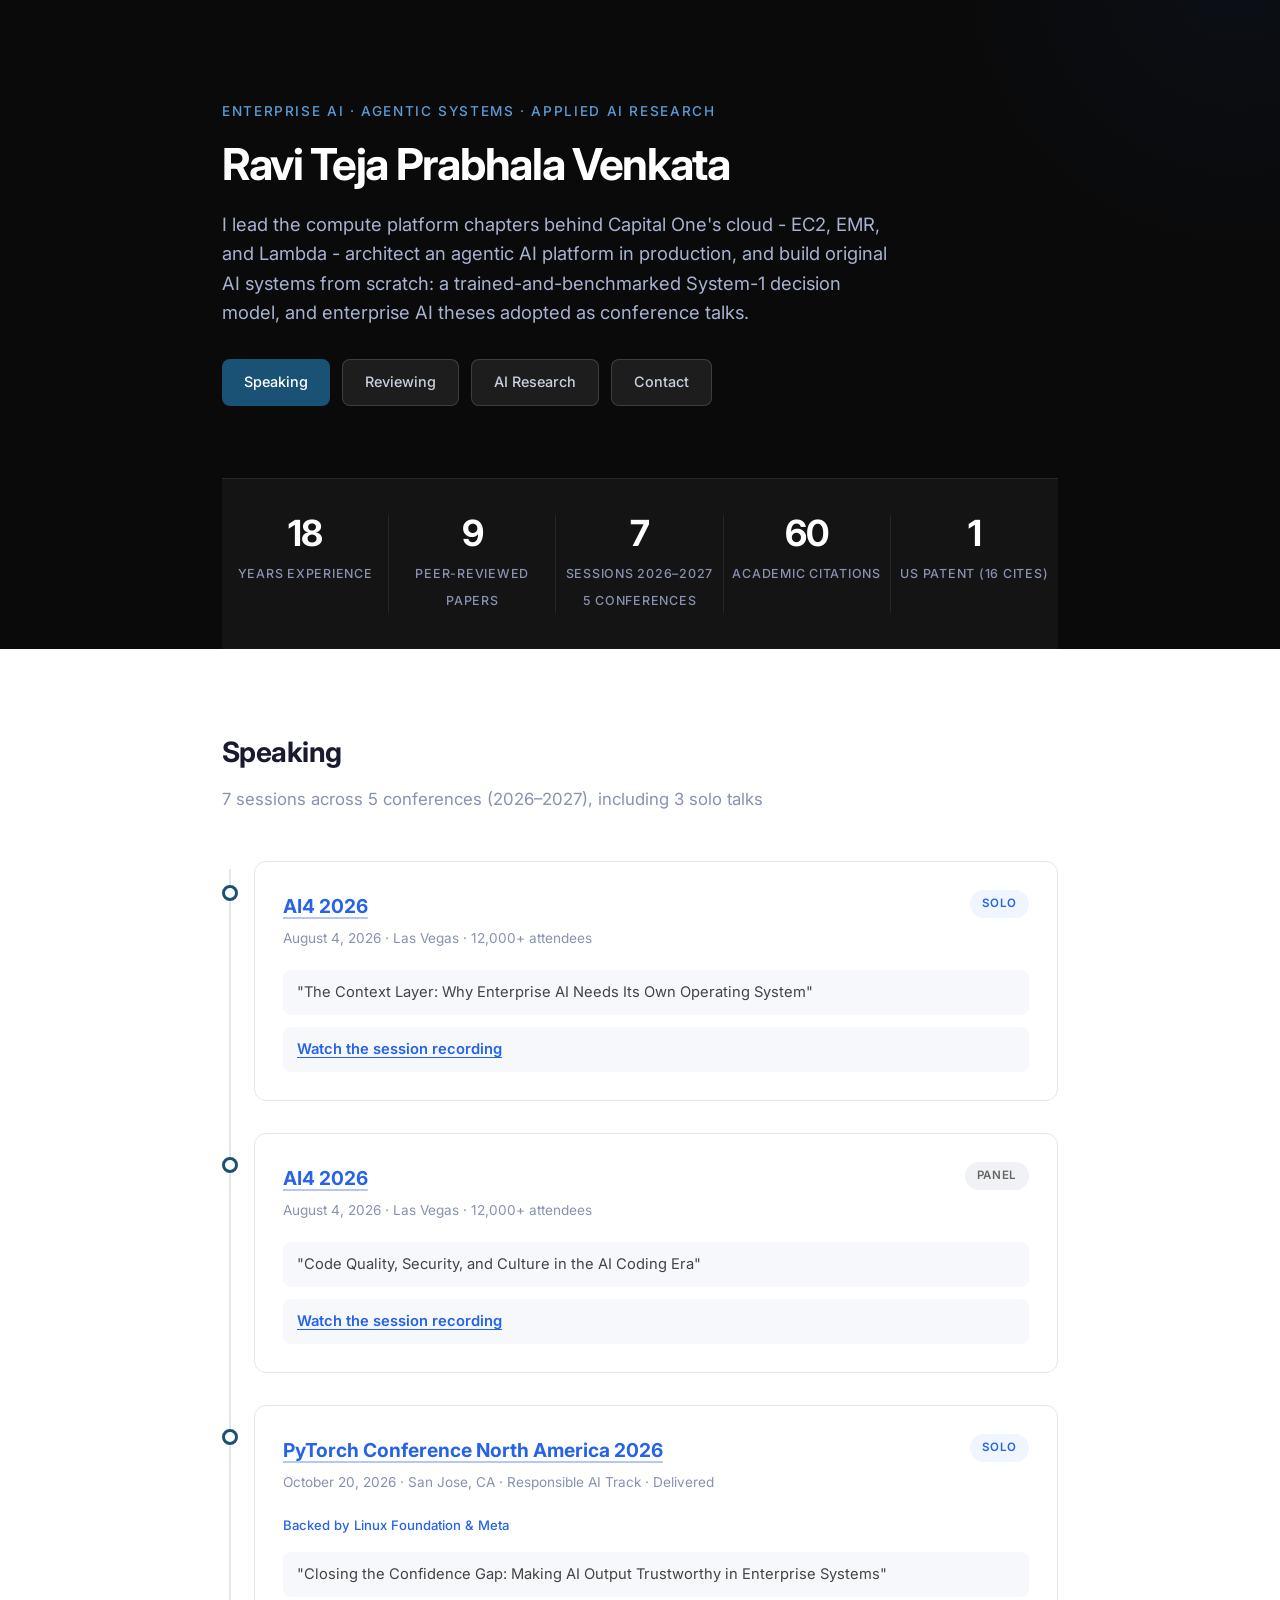
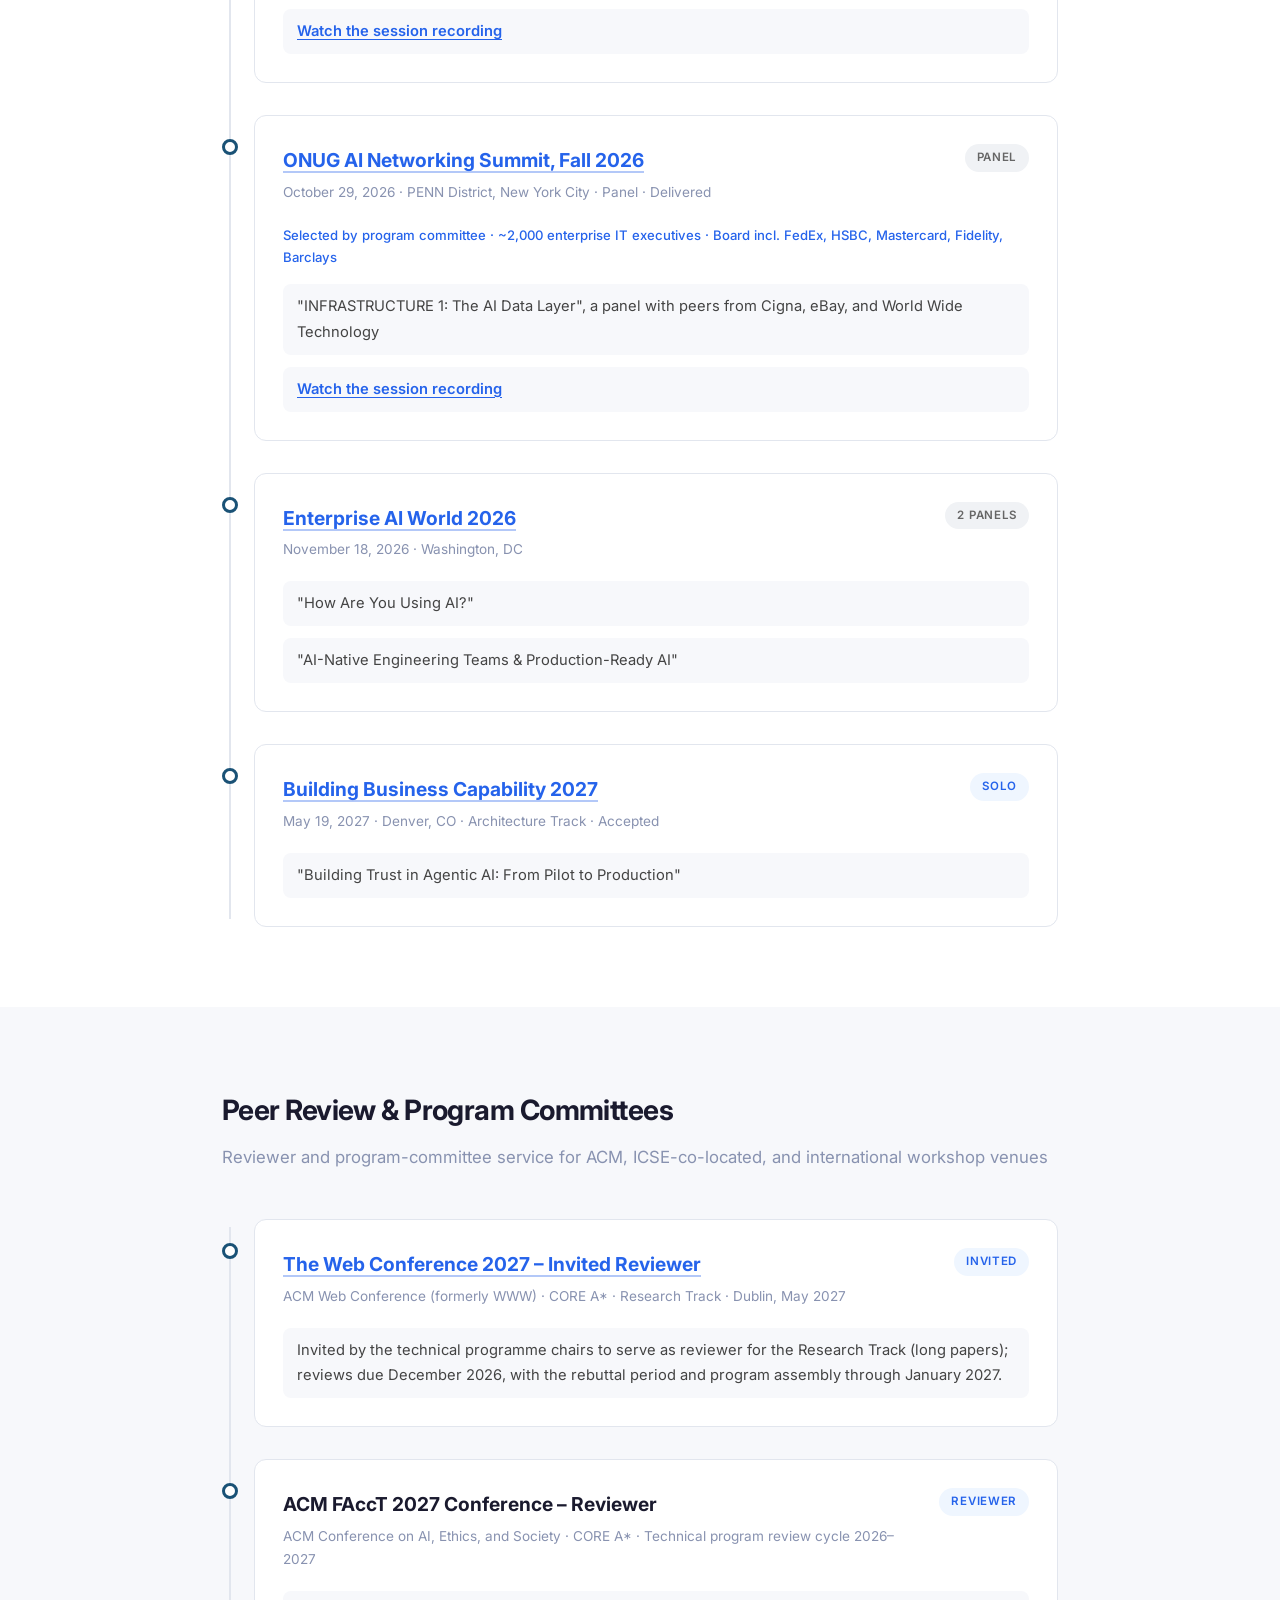
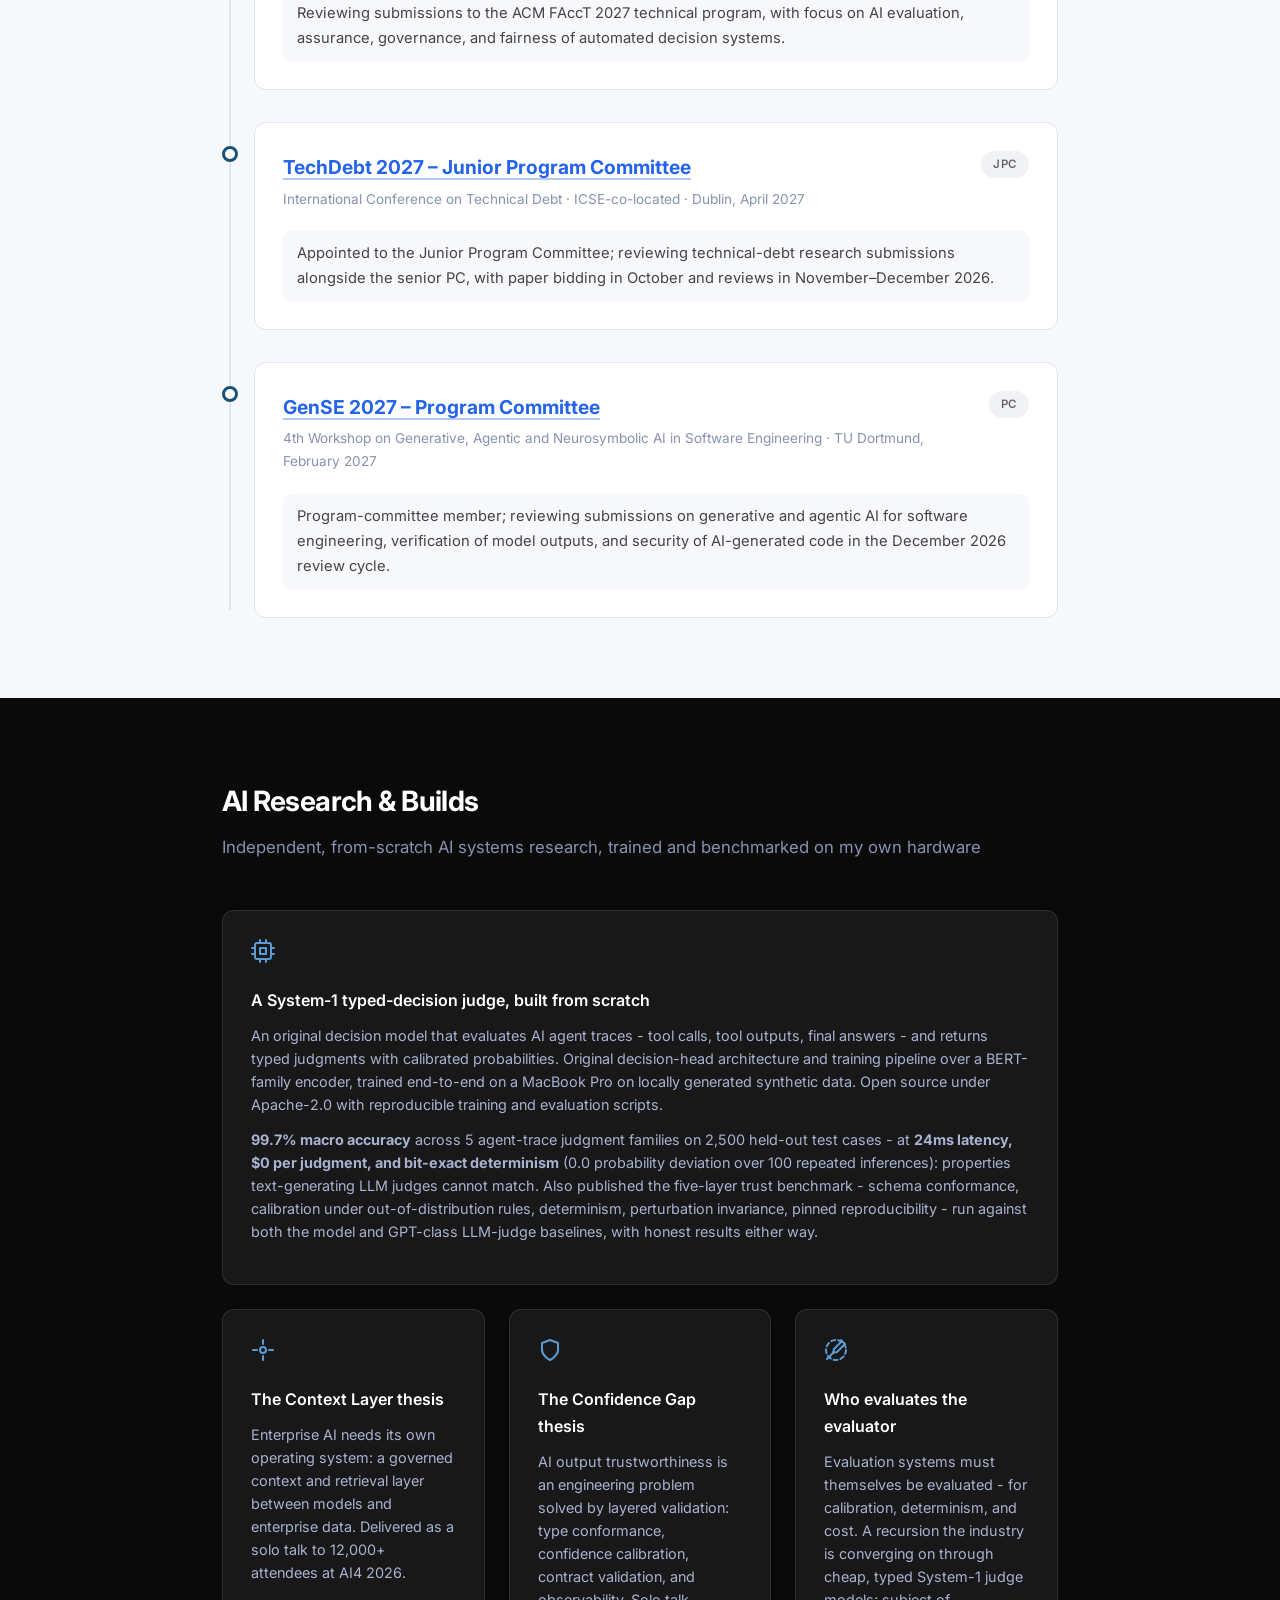
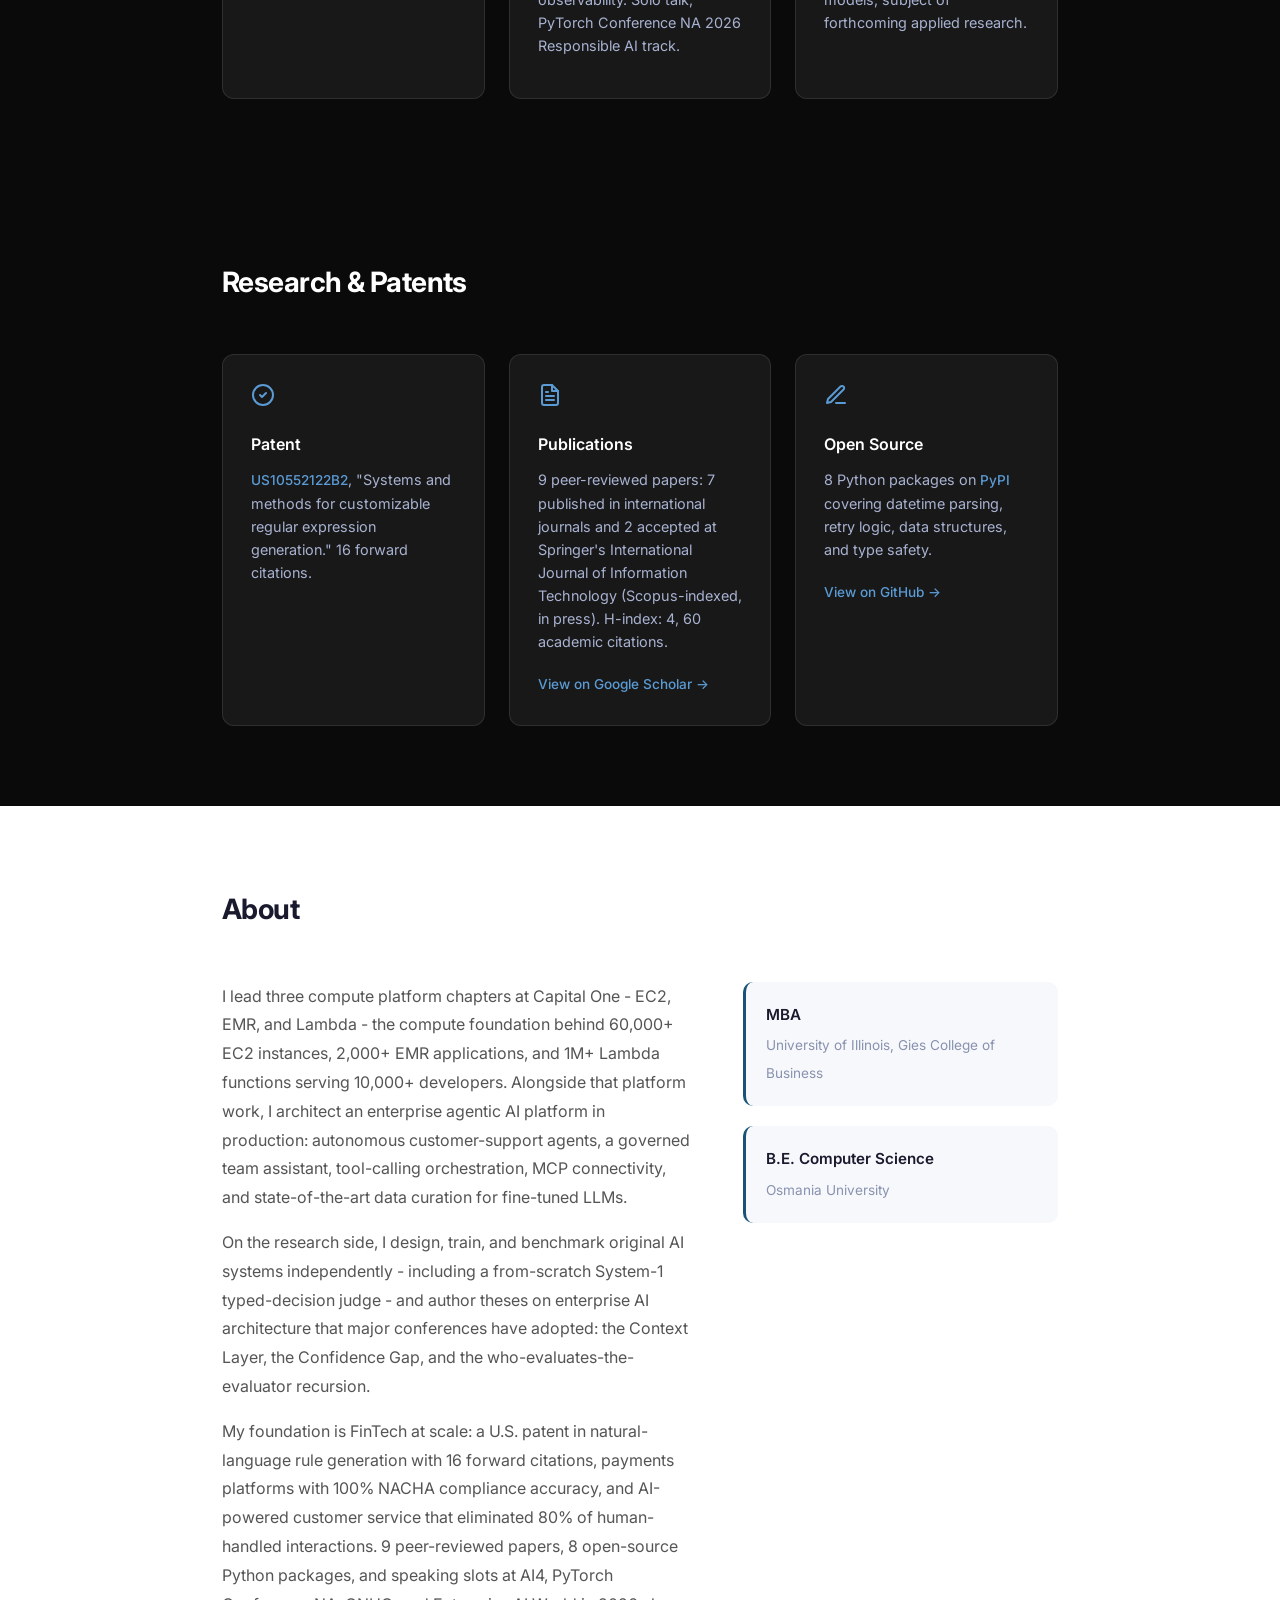
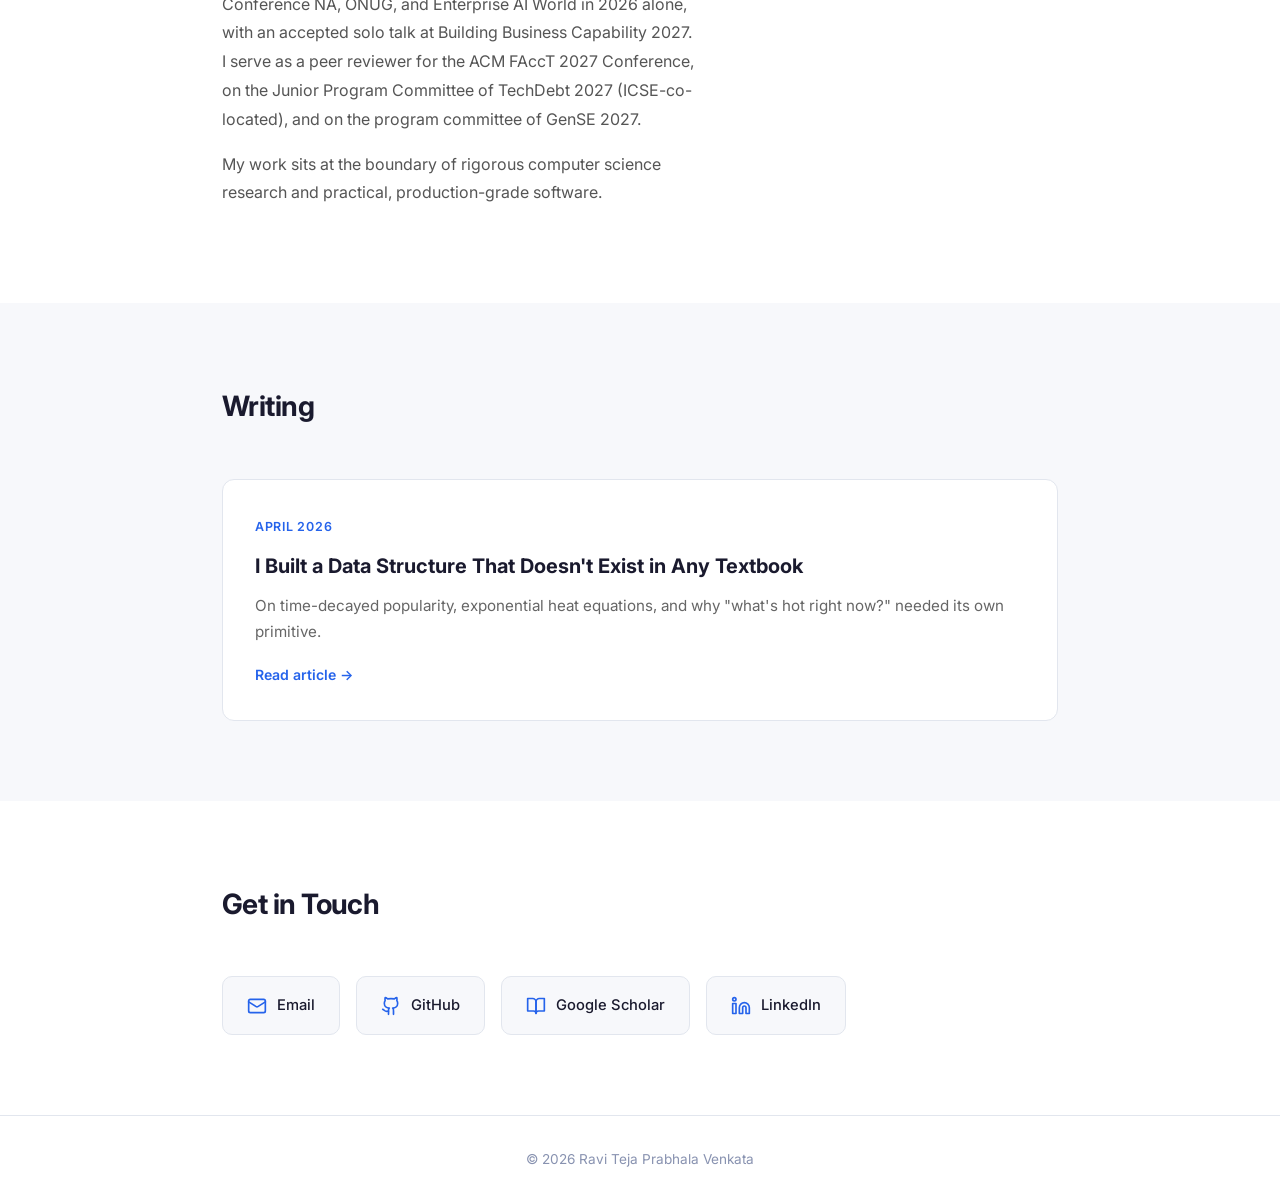
<file: index.html>
<!DOCTYPE html>
<html lang="en">
<head>
  <meta charset="UTF-8">
  <meta name="viewport" content="width=device-width, initial-scale=1.0">
  <title>Ravi Teja Prabhala Venkata, Senior Engineering Manager</title>
  <meta name="description" content="Ravi Teja Prabhala Venkata is a Senior Engineering Manager leading enterprise compute and agentic AI platforms, an applied AI researcher, patent holder, published researcher, conference speaker, invited reviewer for The Web Conference 2027 and ACM FAccT 2027, and program-committee member for TechDebt 2027 (ICSE-co-located) and GenSE 2027.">
  <meta name="author" content="Ravi Teja Prabhala Venkata">
  <meta name="keywords" content="Ravi Teja Prabhala Venkata, Teja Prabhala, agentic AI, enterprise AI, LLM evaluation, System-1 decision model, software engineering, AI, fintech, machine learning, patent holder, conference speaker, PyTorch, AI4">
  <meta name="robots" content="index, follow">
  <link rel="canonical" href="https://thecliffhanger.github.io/">
  <meta property="og:title" content="Ravi Teja Prabhala Venkata: Enterprise AI, Agentic Systems and Applied AI Research">
  <meta property="og:description" content="Senior Engineering Manager leading enterprise compute (EC2, EMR, Lambda) and a production agentic AI platform. Builder of a from-scratch System-1 decision model. Patent holder, 9 peer-reviewed papers, speaker at AI4, PyTorch Conf, ONUG, Enterprise AI World, BBC 2027. Invited reviewer: The Web Conference 2027 (CORE A*), ACM FAccT 2027. PC: TechDebt 2027 JPC (ICSE-co-located), GenSE 2027.">
  <meta property="og:type" content="website">
  <meta property="og:url" content="https://thecliffhanger.github.io/">
  <meta name="twitter:card" content="summary_large_image">
  <meta name="twitter:title" content="Ravi Teja Prabhala Venkata: Enterprise AI, Agentic Systems and Applied AI Research">
  <meta name="twitter:description" content="Senior Engineering Manager. Production agentic AI platform, from-scratch System-1 decision model, patent holder, 9 peer-reviewed papers, speaker at AI4 2026, PyTorch Conf 2026, ONUG, Enterprise AI World, BBC 2027. Invited reviewer, The Web Conference 2027.">
  <link rel="sitemap" type="application/xml" title="Sitemap" href="/sitemap.xml">
  <script type="application/ld+json">
  {
    "@context": "https://schema.org",
    "@type": "Person",
    "name": "Ravi Teja Prabhala Venkata",
    "url": "https://thecliffhanger.github.io/",
    "sameAs": [
      "https://linkedin.com/in/tejaprabhala",
      "https://scholar.google.com/citations?user=SrGOPegAAAAJ",
      "https://github.com/thecliffhanger"
    ],
    "jobTitle": "Senior Engineering Manager",
    "knowsAbout": ["Artificial Intelligence", "Software Engineering", "Fintech", "Machine Learning", "Distributed Systems"]
  }
  </script>
  <link rel="stylesheet" href="style.css">
  <link rel="preconnect" href="https://fonts.googleapis.com">
  <link rel="preconnect" href="https://fonts.gstatic.com" crossorigin>
  <link href="https://fonts.googleapis.com/css2?family=Inter:wght@300;400;500;600;700;800&display=swap" rel="stylesheet">
</head>
<body>

  <!-- Hero -->
  <header class="hero">
    <div class="container">
      <div class="hero-content">
        <p class="hero-label">Enterprise AI · Agentic Systems · Applied AI Research</p>
        <h1>Ravi Teja Prabhala Venkata</h1>
        <p class="hero-tagline">I lead the compute platform chapters behind Capital One's cloud - EC2, EMR, and Lambda - architect an agentic AI platform in production, and build original AI systems from scratch: a trained-and-benchmarked System-1 decision model, and enterprise AI theses adopted as conference talks.</p>
        <div class="hero-actions">
          <a href="#speaking" class="btn btn--primary">Speaking</a>
          <a href="#reviewing" class="btn btn--secondary">Reviewing</a>
          <a href="#ai-research" class="btn btn--secondary">AI Research</a>
          <a href="#contact" class="btn btn--secondary">Contact</a>
        </div>
      </div>
      <div class="hero-stats">
        <div class="stat">
          <span class="stat__value">18</span>
          <span class="stat__label">Years Experience</span>
        </div>
        <div class="stat">
          <span class="stat__value">9</span>
          <span class="stat__label">Peer-Reviewed Papers</span>
        </div>
        <div class="stat">
          <span class="stat__value">7</span>
          <span class="stat__label">Sessions 2026&ndash;2027<br>5 Conferences</span>
        </div>
        <div class="stat">
          <span class="stat__value">60</span>
          <span class="stat__label">Academic Citations</span>
        </div>
        <div class="stat">
          <span class="stat__value">1</span>
          <span class="stat__label">US Patent (16 cites)</span>
        </div>
      </div>
    </div>
  </header>

  <!-- Speaking -->
  <section id="speaking" class="section">
    <div class="container">
      <div class="section-header">
        <h2>Speaking</h2>
        <p class="wide">7 sessions across 5 conferences (2026&ndash;2027), including 3 solo talks</p>
      </div>

      <div class="timeline">

        <div class="timeline-item">
          <div class="timeline-marker"></div>
          <div class="timeline-content">
            <div class="conference-card">
              <div class="conference-card__top">
                <div>
                  <h3><a href="https://app.swapcard.com/event/ai4-2026/planning/UGxhbm5pbmdfNDU1MzkzNQ==" target="_blank" rel="noopener">AI4 2026</a></h3>
                  <p class="conference-meta">August 4, 2026 · Las Vegas · 12,000+ attendees</p>
                </div>
                <div class="conference-tags">
                  <span class="tag tag--solo">Solo</span>
                </div>
              </div>
              <div class="conference-sessions">
                <div class="session-item">
                  <p>"The Context Layer: Why Enterprise AI Needs Its Own Operating System"</p>
                </div>
                <div class="session-item">
                  <p><a href="https://www.youtube.com/watch?v=ldJkWYN2g1A" target="_blank" rel="noopener">Watch the session recording</a></p>
                </div>
              </div>
            </div>
          </div>
        </div>
        <div class="timeline-item">
          <div class="timeline-marker"></div>
          <div class="timeline-content">
            <div class="conference-card">
              <div class="conference-card__top">
                <div>
                  <h3><a href="https://ai4.app.swapcard.com/event/ai4-2026/planning/UGxhbm5pbmdfNDE1Mzc5Mw==" target="_blank" rel="noopener">AI4 2026</a></h3>
                  <p class="conference-meta">August 4, 2026 · Las Vegas · 12,000+ attendees</p>
                </div>
                <div class="conference-tags">
                  <span class="tag tag--panel">Panel</span>
                </div>
              </div>
              <div class="conference-sessions">
                <div class="session-item">
                  <p>"Code Quality, Security, and Culture in the AI Coding Era"</p>
                </div>
                <div class="session-item">
                  <p><a href="https://www.youtube.com/watch?v=aON2GZ6soIo" target="_blank" rel="noopener">Watch the session recording</a></p>
                </div>
              </div>
            </div>
          </div>
        </div>

        <div class="timeline-item">
          <div class="timeline-marker"></div>
          <div class="timeline-content">
            <div class="conference-card">
              <div class="conference-card__top">
                <div>
                  <h3><a href="https://events.linuxfoundation.org/pytorch-conference-north-america/program/schedule/?id=1256339" target="_blank" rel="noopener">PyTorch Conference North America 2026</a></h3>
                  <p class="conference-meta">October 20, 2026 · San Jose, CA · Responsible AI Track · Delivered</p>
                </div>
                <div class="conference-tags">
                  <span class="tag tag--solo">Solo</span>
                </div>
              </div>
              <p class="conference-backed">Backed by Linux Foundation &amp; Meta</p>
              <div class="conference-sessions">
                <div class="session-item">
                  <p>"Closing the Confidence Gap: Making AI Output Trustworthy in Enterprise Systems"</p>
                </div>
                <div class="session-item">
                  <p><a href="https://www.youtube.com/watch?v=gS6nMV8Aaow" target="_blank" rel="noopener">Watch the session recording</a></p>
                </div>
              </div>
            </div>
          </div>
        </div>

        <div class="timeline-item">
          <div class="timeline-marker"></div>
          <div class="timeline-content">
            <div class="conference-card">
              <div class="conference-card__top">
                <div>
                  <h3><a href="https://onug.net/events/the-ai-data-layer-what-agents-read-what-the-network-carries-and-what-governance-can-no-longer-see/" target="_blank" rel="noopener">ONUG AI Networking Summit, Fall 2026</a></h3>
                  <p class="conference-meta">October 29, 2026 · PENN District, New York City · Panel · Delivered</p>
                </div>
                <div class="conference-tags">
                  <span class="tag tag--panel">Panel</span>
                </div>
              </div>
              <p class="conference-backed">Selected by program committee · ~2,000 enterprise IT executives · Board incl. FedEx, HSBC, Mastercard, Fidelity, Barclays</p>
              <div class="conference-sessions">
                <div class="session-item">
                  <p>"INFRASTRUCTURE 1: The AI Data Layer", a panel with peers from Cigna, eBay, and World Wide Technology</p>
                </div>
                <div class="session-item">
                  <p><a href="https://vimeo.com/1242646050?fl=pl&amp;fe=sh" target="_blank" rel="noopener">Watch the session recording</a></p>
                </div>
              </div>
            </div>
          </div>
        </div>

        <div class="timeline-item">
          <div class="timeline-marker"></div>
          <div class="timeline-content">
            <div class="conference-card">
              <div class="conference-card__top">
                <div>
                  <h3><a href="https://www.enterpriseaiworld.com/Conference/2025/Ravi-Teja-Prabhala-Venkata.aspx" target="_blank" rel="noopener">Enterprise AI World 2026</a></h3>
                  <p class="conference-meta">November 18, 2026 · Washington, DC</p>
                </div>
                <div class="conference-tags">
                  <span class="tag tag--panel">2 Panels</span>
                </div>
              </div>
              <div class="conference-sessions">
                <div class="session-item">
                  <p>"How Are You Using AI?"</p>
                </div>
                <div class="session-item">
                  <p>"AI-Native Engineering Teams &amp; Production-Ready AI"</p>
                </div>
              </div>
            </div>
          </div>
        </div>

        <div class="timeline-item">
          <div class="timeline-marker"></div>
          <div class="timeline-content">
            <div class="conference-card">
              <div class="conference-card__top">
                <div>
                  <h3><a href="https://buildingbusinesscapability.com/session/building-trust-in-agentic-ai-from-pilot-to-production/" target="_blank" rel="noopener">Building Business Capability 2027</a></h3>
                  <p class="conference-meta">May 19, 2027 · Denver, CO · Architecture Track · Accepted</p>
                </div>
                <div class="conference-tags">
                  <span class="tag tag--solo">Solo</span>
                </div>
              </div>
              <div class="conference-sessions">
                <div class="session-item">
                  <p>"Building Trust in Agentic AI: From Pilot to Production"</p>
                </div>
              </div>
            </div>
          </div>
        </div>

      </div>
    </div>
  </section>

  <!-- Peer Review & Program Committees -->
  <section id="reviewing" class="section section--alt">
    <div class="container">
      <div class="section-header">
        <h2>Peer Review &amp; Program Committees</h2>
        <p class="wide">Reviewer and program-committee service for ACM, ICSE-co-located, and international workshop venues</p>
      </div>
      <div class="timeline">

        <div class="timeline-item">
          <div class="timeline-marker"></div>
          <div class="timeline-content">
            <div class="conference-card">
              <div class="conference-card__top">
                <div>
                  <h3><a href="https://www2027.thewebconf.org/" target="_blank" rel="noopener">The Web Conference 2027 &ndash; Invited Reviewer</a></h3>
                  <p class="conference-meta">ACM Web Conference (formerly WWW) · CORE A* · Research Track · Dublin, May 2027</p>
                </div>
                <div class="conference-tags">
                  <span class="tag tag--solo">Invited</span>
                </div>
              </div>
              <div class="conference-sessions">
                <div class="session-item">
                  <p>Invited by the technical programme chairs to serve as reviewer for the Research Track (long papers); reviews due December 2026, with the rebuttal period and program assembly through January 2027.</p>
                </div>
              </div>
            </div>
          </div>
        </div>

        <div class="timeline-item">
          <div class="timeline-marker"></div>
          <div class="timeline-content">
            <div class="conference-card">
              <div class="conference-card__top">
                <div>
                  <h3>ACM FAccT 2027 Conference &ndash; Reviewer</h3>
                  <p class="conference-meta">ACM Conference on AI, Ethics, and Society · CORE A* · Technical program review cycle 2026&ndash;2027</p>
                </div>
                <div class="conference-tags">
                  <span class="tag tag--solo">Reviewer</span>
                </div>
              </div>
              <div class="conference-sessions">
                <div class="session-item">
                  <p>Reviewing submissions to the ACM FAccT 2027 technical program, with focus on AI evaluation, assurance, governance, and fairness of automated decision systems.</p>
                </div>
              </div>
            </div>
          </div>
        </div>

        <div class="timeline-item">
          <div class="timeline-marker"></div>
          <div class="timeline-content">
            <div class="conference-card">
              <div class="conference-card__top">
                <div>
                  <h3><a href="https://conf.researchr.org/committee/TechDebt-2027/TechDebt-2027-junior-program-committee-junior-program-committee" target="_blank" rel="noopener">TechDebt 2027 &ndash; Junior Program Committee</a></h3>
                  <p class="conference-meta">International Conference on Technical Debt · ICSE-co-located · Dublin, April 2027</p>
                </div>
                <div class="conference-tags">
                  <span class="tag tag--panel">JPC</span>
                </div>
              </div>
              <div class="conference-sessions">
                <div class="session-item">
                  <p>Appointed to the Junior Program Committee; reviewing technical-debt research submissions alongside the senior PC, with paper bidding in October and reviews in November&ndash;December 2026.</p>
                </div>
              </div>
            </div>
          </div>
        </div>

        <div class="timeline-item">
          <div class="timeline-marker"></div>
          <div class="timeline-content">
            <div class="conference-card">
              <div class="conference-card__top">
                <div>
                  <h3><a href="https://gense-workshop.github.io/pc/" target="_blank" rel="noopener">GenSE 2027 &ndash; Program Committee</a></h3>
                  <p class="conference-meta">4th Workshop on Generative, Agentic and Neurosymbolic AI in Software Engineering · TU Dortmund, February 2027</p>
                </div>
                <div class="conference-tags">
                  <span class="tag tag--panel">PC</span>
                </div>
              </div>
              <div class="conference-sessions">
                <div class="session-item">
                  <p>Program-committee member; reviewing submissions on generative and agentic AI for software engineering, verification of model outputs, and security of AI-generated code in the December 2026 review cycle.</p>
                </div>
              </div>
            </div>
          </div>
        </div>

      </div>
    </div>
  </section>

  <!-- AI Research & Builds -->
  <section id="ai-research" class="section section--dark">
    <div class="container">
      <div class="section-header">
        <h2>AI Research &amp; Builds</h2>
        <p class="wide">Independent, from-scratch AI systems research, trained and benchmarked on my own hardware</p>
      </div>
      <div class="research-grid">
        <div class="research-card" style="grid-column: 1 / -1;">
          <div class="research-card__icon">
            <svg width="24" height="24" viewBox="0 0 24 24" fill="none" stroke="currentColor" stroke-width="2" stroke-linecap="round" stroke-linejoin="round"><rect x="4" y="4" width="16" height="16" rx="2"/><rect x="9" y="9" width="6" height="6"/><path d="M9 1v3M15 1v3M9 20v3M15 20v3M1 9h3M1 15h3M20 9h3M20 15h3"/></svg>
          </div>
          <h3>A System-1 typed-decision judge, built from scratch</h3>
          <p>An original decision model that evaluates AI agent traces - tool calls, tool outputs, final answers - and returns typed judgments with calibrated probabilities. Original decision-head architecture and training pipeline over a BERT-family encoder, trained end-to-end on a MacBook Pro on locally generated synthetic data. Open source under Apache-2.0 with reproducible training and evaluation scripts.</p>
          <p><strong>99.7% macro accuracy</strong> across 5 agent-trace judgment families on 2,500 held-out test cases - at <strong>24ms latency, $0 per judgment, and bit-exact determinism</strong> (0.0 probability deviation over 100 repeated inferences): properties text-generating LLM judges cannot match. Also published the five-layer trust benchmark - schema conformance, calibration under out-of-distribution rules, determinism, perturbation invariance, pinned reproducibility - run against both the model and GPT-class LLM-judge baselines, with honest results either way.</p>
        </div>
        <div class="research-card">
          <div class="research-card__icon">
            <svg width="24" height="24" viewBox="0 0 24 24" fill="none" stroke="currentColor" stroke-width="2" stroke-linecap="round" stroke-linejoin="round"><circle cx="12" cy="12" r="3"/><path d="M12 2v4M12 18v4M2 12h4M18 12h4"/></svg>
          </div>
          <h3>The Context Layer thesis</h3>
          <p>Enterprise AI needs its own operating system: a governed context and retrieval layer between models and enterprise data. Delivered as a solo talk to 12,000+ attendees at AI4 2026.</p>
        </div>
        <div class="research-card">
          <div class="research-card__icon">
            <svg width="24" height="24" viewBox="0 0 24 24" fill="none" stroke="currentColor" stroke-width="2" stroke-linecap="round" stroke-linejoin="round"><path d="M12 22s8-4 8-10V5l-8-3-8 3v7c0 6 8 10 8 10z"/></svg>
          </div>
          <h3>The Confidence Gap thesis</h3>
          <p>AI output trustworthiness is an engineering problem solved by layered validation: type conformance, confidence calibration, contract validation, and observability. Solo talk, PyTorch Conference NA 2026 Responsible AI track.</p>
        </div>
        <div class="research-card">
          <div class="research-card__icon">
            <svg width="24" height="24" viewBox="0 0 24 24" fill="none" stroke="currentColor" stroke-width="2" stroke-linecap="round" stroke-linejoin="round"><path d="M17 2.1 21 6l-8 8-4 1 1-4 8-8z"/><path d="M9 15l-6 6"/><circle cx="12" cy="12" r="10" stroke-dasharray="4 3"/></svg>
          </div>
          <h3>Who evaluates the evaluator</h3>
          <p>Evaluation systems must themselves be evaluated - for calibration, determinism, and cost. A recursion the industry is converging on through cheap, typed System-1 judge models; subject of forthcoming applied research.</p>
        </div>
      </div>
    </div>
  </section>

  <!-- Research & Patents -->
  <section id="research" class="section section--dark">
    <div class="container">
      <div class="section-header">
        <h2>Research &amp; Patents</h2>
      </div>
      <div class="research-grid">
        <div class="research-card">
          <div class="research-card__icon">
            <svg width="24" height="24" viewBox="0 0 24 24" fill="none" stroke="currentColor" stroke-width="2" stroke-linecap="round" stroke-linejoin="round"><circle cx="12" cy="12" r="10"/><path d="m9 12 2 2 4-4"/></svg>
          </div>
          <h3>Patent</h3>
          <p><a href="https://patents.google.com/patent/US10552122B2/en" target="_blank" rel="noopener">US10552122B2</a>, "Systems and methods for customizable regular expression generation." 16 forward citations.</p>
        </div>
        <div class="research-card">
          <div class="research-card__icon">
            <svg width="24" height="24" viewBox="0 0 24 24" fill="none" stroke="currentColor" stroke-width="2" stroke-linecap="round" stroke-linejoin="round"><path d="M14 2H6a2 2 0 0 0-2 2v16a2 2 0 0 0 2 2h12a2 2 0 0 0 2-2V8Z"/><path d="M14 2v6h6"/><path d="M16 13H8"/><path d="M16 17H8"/><path d="M10 9H8"/></svg>
          </div>
          <h3>Publications</h3>
          <p>9 peer-reviewed papers: 7 published in international journals and 2 accepted at Springer's International Journal of Information Technology (Scopus-indexed, in press). H-index: 4, 60 academic citations.</p>
          <a href="https://scholar.google.com/citations?user=SrGOPegAAAAJ" target="_blank" rel="noopener" class="research-link">View on Google Scholar &rarr;</a>
        </div>
        <div class="research-card">
          <div class="research-card__icon">
            <svg width="24" height="24" viewBox="0 0 24 24" fill="none" stroke="currentColor" stroke-width="2" stroke-linecap="round" stroke-linejoin="round"><path d="M12 20h9"/><path d="M16.5 3.5a2.121 2.121 0 0 1 3 3L7 19l-4 1 1-4L16.5 3.5z"/></svg>
          </div>
          <h3>Open Source</h3>
          <p>8 Python packages on <a href="https://pypi.org/user/thecliffhanger/" target="_blank" rel="noopener">PyPI</a> covering datetime parsing, retry logic, data structures, and type safety.</p>
          <a href="https://github.com/thecliffhanger" target="_blank" rel="noopener" class="research-link">View on GitHub &rarr;</a>
        </div>
      </div>
    </div>
  </section>

  <!-- About -->
  <section id="about" class="section">
    <div class="container">
      <div class="section-header">
        <h2>About</h2>
      </div>
      <div class="about-grid">
        <div class="about-text">
          <p>I lead three compute platform chapters at Capital One - EC2, EMR, and Lambda - the compute foundation behind 60,000+ EC2 instances, 2,000+ EMR applications, and 1M+ Lambda functions serving 10,000+ developers. Alongside that platform work, I architect an enterprise agentic AI platform in production: autonomous customer-support agents, a governed team assistant, tool-calling orchestration, MCP connectivity, and state-of-the-art data curation for fine-tuned LLMs.</p>
          <p>On the research side, I design, train, and benchmark original AI systems independently - including a from-scratch System-1 typed-decision judge - and author theses on enterprise AI architecture that major conferences have adopted: the Context Layer, the Confidence Gap, and the who-evaluates-the-evaluator recursion.</p>
          <p>My foundation is FinTech at scale: a U.S. patent in natural-language rule generation with 16 forward citations, payments platforms with 100% NACHA compliance accuracy, and AI-powered customer service that eliminated 80% of human-handled interactions. 9 peer-reviewed papers, 8 open-source Python packages, and speaking slots at AI4, PyTorch Conference NA, ONUG, and Enterprise AI World in 2026 alone, with an accepted solo talk at Building Business Capability 2027. I serve as a peer reviewer for the ACM FAccT 2027 Conference, on the Junior Program Committee of TechDebt 2027 (ICSE-co-located), and on the program committee of GenSE 2027.</p>
          <p>My work sits at the boundary of rigorous computer science research and practical, production-grade software.</p>
        </div>
        <div class="about-highlights">
          <div class="highlight">
            <span class="highlight__title">MBA</span>
            <span class="highlight__desc">University of Illinois, Gies College of Business</span>
          </div>
          <div class="highlight">
            <span class="highlight__title">B.E. Computer Science</span>
            <span class="highlight__desc">Osmania University</span>
          </div>
        </div>
      </div>
    </div>
  </section>

  <!-- Writing -->
  <section id="writing" class="section section--alt">
    <div class="container">
      <div class="section-header">
        <h2>Writing</h2>
      </div>
      <a href="blog/data-structure-textbook.html" class="blog-card">
        <span class="blog-card__date">April 2026</span>
        <h3>I Built a Data Structure That Doesn't Exist in Any Textbook</h3>
        <p>On time-decayed popularity, exponential heat equations, and why "what's hot right now?" needed its own primitive.</p>
        <span class="blog-card__cta">Read article &rarr;</span>
      </a>
    </div>
  </section>

  <!-- Contact -->
  <section id="contact" class="section">
    <div class="container">
      <div class="section-header">
        <h2>Get in Touch</h2>
      </div>
      <div class="contact-grid">
        <a href="mailto:raviteja.prabhala@gmail.com" class="contact-card">
          <svg width="20" height="20" viewBox="0 0 24 24" fill="none" stroke="currentColor" stroke-width="2" stroke-linecap="round" stroke-linejoin="round"><rect width="20" height="16" x="2" y="4" rx="2"/><path d="m22 7-8.97 5.7a1.94 1.94 0 0 1-2.06 0L2 7"/></svg>
          <span>Email</span>
        </a>
        <a href="https://github.com/thecliffhanger" target="_blank" rel="noopener" class="contact-card">
          <svg width="20" height="20" viewBox="0 0 24 24" fill="none" stroke="currentColor" stroke-width="2" stroke-linecap="round" stroke-linejoin="round"><path d="M15 22v-4a4.8 4.8 0 0 0-1-3.5c3 0 6-2 6-5.5.08-1.25-.27-2.48-1-3.5.28-1.15.28-2.35 0-3.5 0 0-1 0-3 1.5-2.64-.5-5.36-.5-8 0C6 2 5 2 5 2c-.3 1.15-.3 2.35 0 3.5A5.403 5.403 0 0 0 4 9c0 3.5 3 5.5 6 5.5-.39.49-.68 1.05-.85 1.65-.17.6-.22 1.23-.15 1.85v4"/><path d="M9 18c-4.51 2-5-2-7-2"/></svg>
          <span>GitHub</span>
        </a>
        <a href="https://scholar.google.com/citations?user=SrGOPegAAAAJ" target="_blank" rel="noopener" class="contact-card">
          <svg width="20" height="20" viewBox="0 0 24 24" fill="none" stroke="currentColor" stroke-width="2" stroke-linecap="round" stroke-linejoin="round"><path d="M2 3h6a4 4 0 0 1 4 4v14a3 3 0 0 0-3-3H2z"/><path d="M22 3h-6a4 4 0 0 0-4 4v14a3 3 0 0 1 3-3h7z"/></svg>
          <span>Google Scholar</span>
        </a>
        <a href="https://linkedin.com/in/tejaprabhala" target="_blank" rel="noopener" class="contact-card">
          <svg width="20" height="20" viewBox="0 0 24 24" fill="none" stroke="currentColor" stroke-width="2" stroke-linecap="round" stroke-linejoin="round"><path d="M16 8a6 6 0 0 1 6 6v7h-4v-7a2 2 0 0 0-2-2 2 2 0 0 0-2 2v7h-4v-7a6 6 0 0 1 6-6z"/><rect width="4" height="12" x="2" y="9"/><circle cx="4" cy="4" r="2"/></svg>
          <span>LinkedIn</span>
        </a>
      </div>
    </div>
  </section>

  <!-- Footer -->
  <footer class="footer">
    <div class="container">
      <p>&copy; 2026 Ravi Teja Prabhala Venkata</p>
    </div>
  </footer>

</body>
</html>
</file>
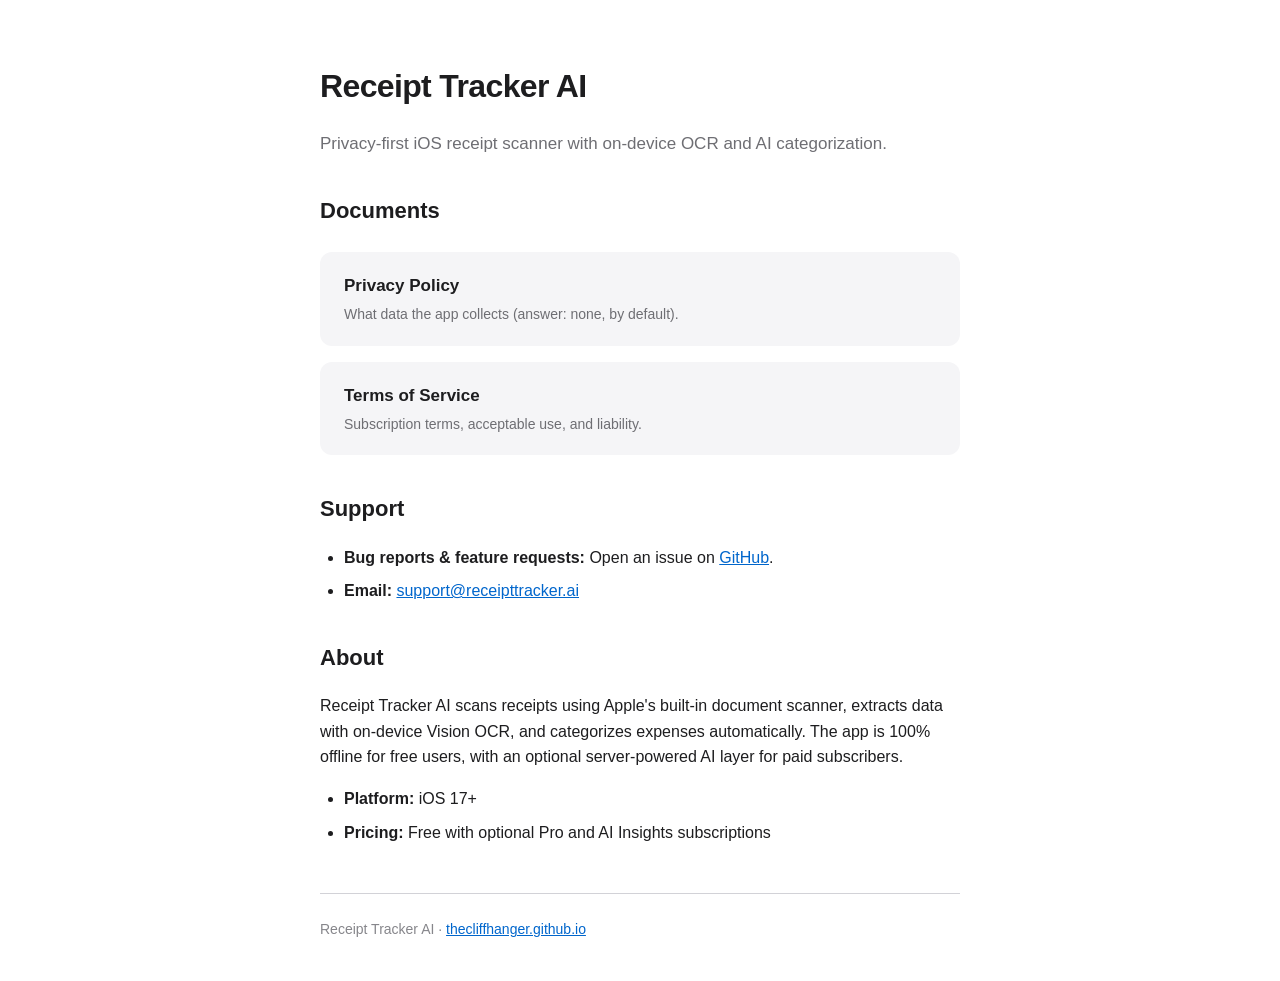
<file: receipt-tracker-ai/index.html>
<!DOCTYPE html>
<html lang="en">
<head>
    <meta charset="UTF-8">
    <meta name="viewport" content="width=device-width, initial-scale=1.0">
    <title>Receipt Tracker AI — Legal &amp; Support</title>
    <style>
        body {
            font-family: -apple-system, BlinkMacSystemFont, 'Segoe UI', Roboto, sans-serif;
            max-width: 640px;
            margin: 0 auto;
            padding: 40px 20px;
            line-height: 1.6;
            color: #1d1d1f;
        }
        h1 { font-size: 32px; margin-bottom: 8px; letter-spacing: -0.02em; }
        h2 { font-size: 22px; margin-top: 36px; }
        p { margin-bottom: 16px; }
        ul { margin-bottom: 16px; padding-left: 24px; }
        li { margin-bottom: 8px; }
        .tagline { color: #6e6e73; font-size: 17px; margin-bottom: 32px; }
        .docs-grid { display: grid; gap: 16px; margin: 24px 0; }
        .doc-card {
            display: block;
            padding: 20px 24px;
            background: #f5f5f7;
            border-radius: 12px;
            text-decoration: none;
            color: inherit;
            transition: background 0.15s;
        }
        .doc-card:hover { background: #e8e8ed; }
        .doc-card .title { font-weight: 600; font-size: 17px; }
        .doc-card .desc { color: #6e6e73; font-size: 14px; margin-top: 4px; }
        .footer { margin-top: 48px; padding-top: 24px; border-top: 1px solid #d2d2d7; color: #86868b; font-size: 14px; }
        a { color: #0066cc; }
    </style>
</head>
<body>
    <h1>Receipt Tracker AI</h1>
    <p class="tagline">Privacy-first iOS receipt scanner with on-device OCR and AI categorization.</p>

    <h2>Documents</h2>
    <div class="docs-grid">
        <a class="doc-card" href="./privacy">
            <div class="title">Privacy Policy</div>
            <div class="desc">What data the app collects (answer: none, by default).</div>
        </a>
        <a class="doc-card" href="./terms">
            <div class="title">Terms of Service</div>
            <div class="desc">Subscription terms, acceptable use, and liability.</div>
        </a>
    </div>

    <h2>Support</h2>
    <ul>
        <li><strong>Bug reports &amp; feature requests:</strong> Open an issue on <a href="https://github.com/thecliffhanger/receipt-tracker-ai/issues">GitHub</a>.</li>
        <li><strong>Email:</strong> <a href="mailto:support@receipttracker.ai?subject=Receipt%20Tracker%20Support">support@receipttracker.ai</a></li>
    </ul>

    <h2>About</h2>
    <p>Receipt Tracker AI scans receipts using Apple's built-in document scanner,
    extracts data with on-device Vision OCR, and categorizes expenses
    automatically. The app is 100% offline for free users, with an optional
    server-powered AI layer for paid subscribers.</p>
    <ul>
        <li><strong>Platform:</strong> iOS 17+</li>
        <li><strong>Pricing:</strong> Free with optional Pro and AI Insights subscriptions</li>
    </ul>

    <div class="footer">
        Receipt Tracker AI &middot; <a href="../">thecliffhanger.github.io</a>
    </div>
</body>
</html>
</file>
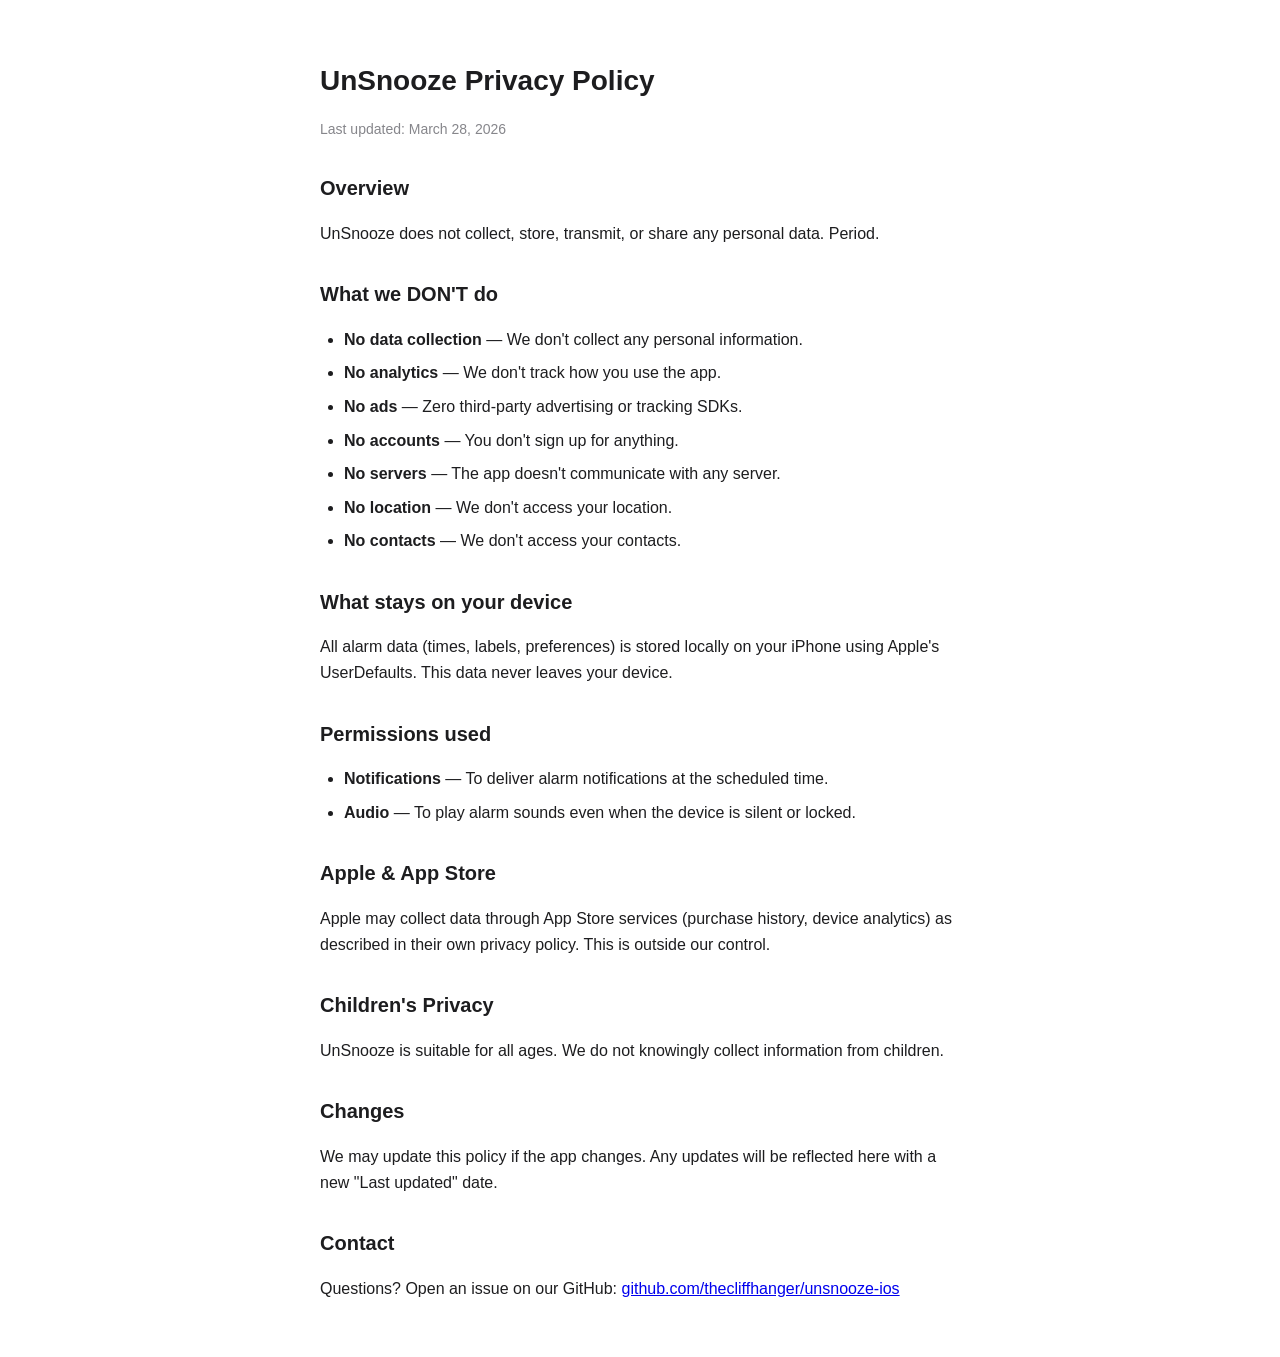
<file: unsnooze-privacy.html>
<!DOCTYPE html>
<html lang="en">
<head>
    <meta charset="UTF-8">
    <meta name="viewport" content="width=device-width, initial-scale=1.0">
    <title>UnSnooze — Privacy Policy</title>
    <style>
        body {
            font-family: -apple-system, BlinkMacSystemFont, 'Segoe UI', Roboto, sans-serif;
            max-width: 640px;
            margin: 0 auto;
            padding: 40px 20px;
            line-height: 1.6;
            color: #1d1d1f;
        }
        h1 { font-size: 28px; margin-bottom: 8px; }
        h2 { font-size: 20px; margin-top: 32px; }
        .date { color: #86868b; font-size: 14px; margin-bottom: 32px; }
        p { margin-bottom: 16px; }
        ul { margin-bottom: 16px; padding-left: 24px; }
        li { margin-bottom: 8px; }
    </style>
</head>
<body>
    <h1>UnSnooze Privacy Policy</h1>
    <p class="date">Last updated: March 28, 2026</p>

    <h2>Overview</h2>
    <p>UnSnooze does not collect, store, transmit, or share any personal data. Period.</p>

    <h2>What we DON'T do</h2>
    <ul>
        <li><strong>No data collection</strong> — We don't collect any personal information.</li>
        <li><strong>No analytics</strong> — We don't track how you use the app.</li>
        <li><strong>No ads</strong> — Zero third-party advertising or tracking SDKs.</li>
        <li><strong>No accounts</strong> — You don't sign up for anything.</li>
        <li><strong>No servers</strong> — The app doesn't communicate with any server.</li>
        <li><strong>No location</strong> — We don't access your location.</li>
        <li><strong>No contacts</strong> — We don't access your contacts.</li>
    </ul>

    <h2>What stays on your device</h2>
    <p>All alarm data (times, labels, preferences) is stored locally on your iPhone using Apple's UserDefaults. This data never leaves your device.</p>

    <h2>Permissions used</h2>
    <ul>
        <li><strong>Notifications</strong> — To deliver alarm notifications at the scheduled time.</li>
        <li><strong>Audio</strong> — To play alarm sounds even when the device is silent or locked.</li>
    </ul>

    <h2>Apple & App Store</h2>
    <p>Apple may collect data through App Store services (purchase history, device analytics) as described in their own privacy policy. This is outside our control.</p>

    <h2>Children's Privacy</h2>
    <p>UnSnooze is suitable for all ages. We do not knowingly collect information from children.</p>

    <h2>Changes</h2>
    <p>We may update this policy if the app changes. Any updates will be reflected here with a new "Last updated" date.</p>

    <h2>Contact</h2>
    <p>Questions? Open an issue on our GitHub: <a href="https://github.com/thecliffhanger/unsnooze-ios/issues">github.com/thecliffhanger/unsnooze-ios</a></p>
</body>
</html>
</file>
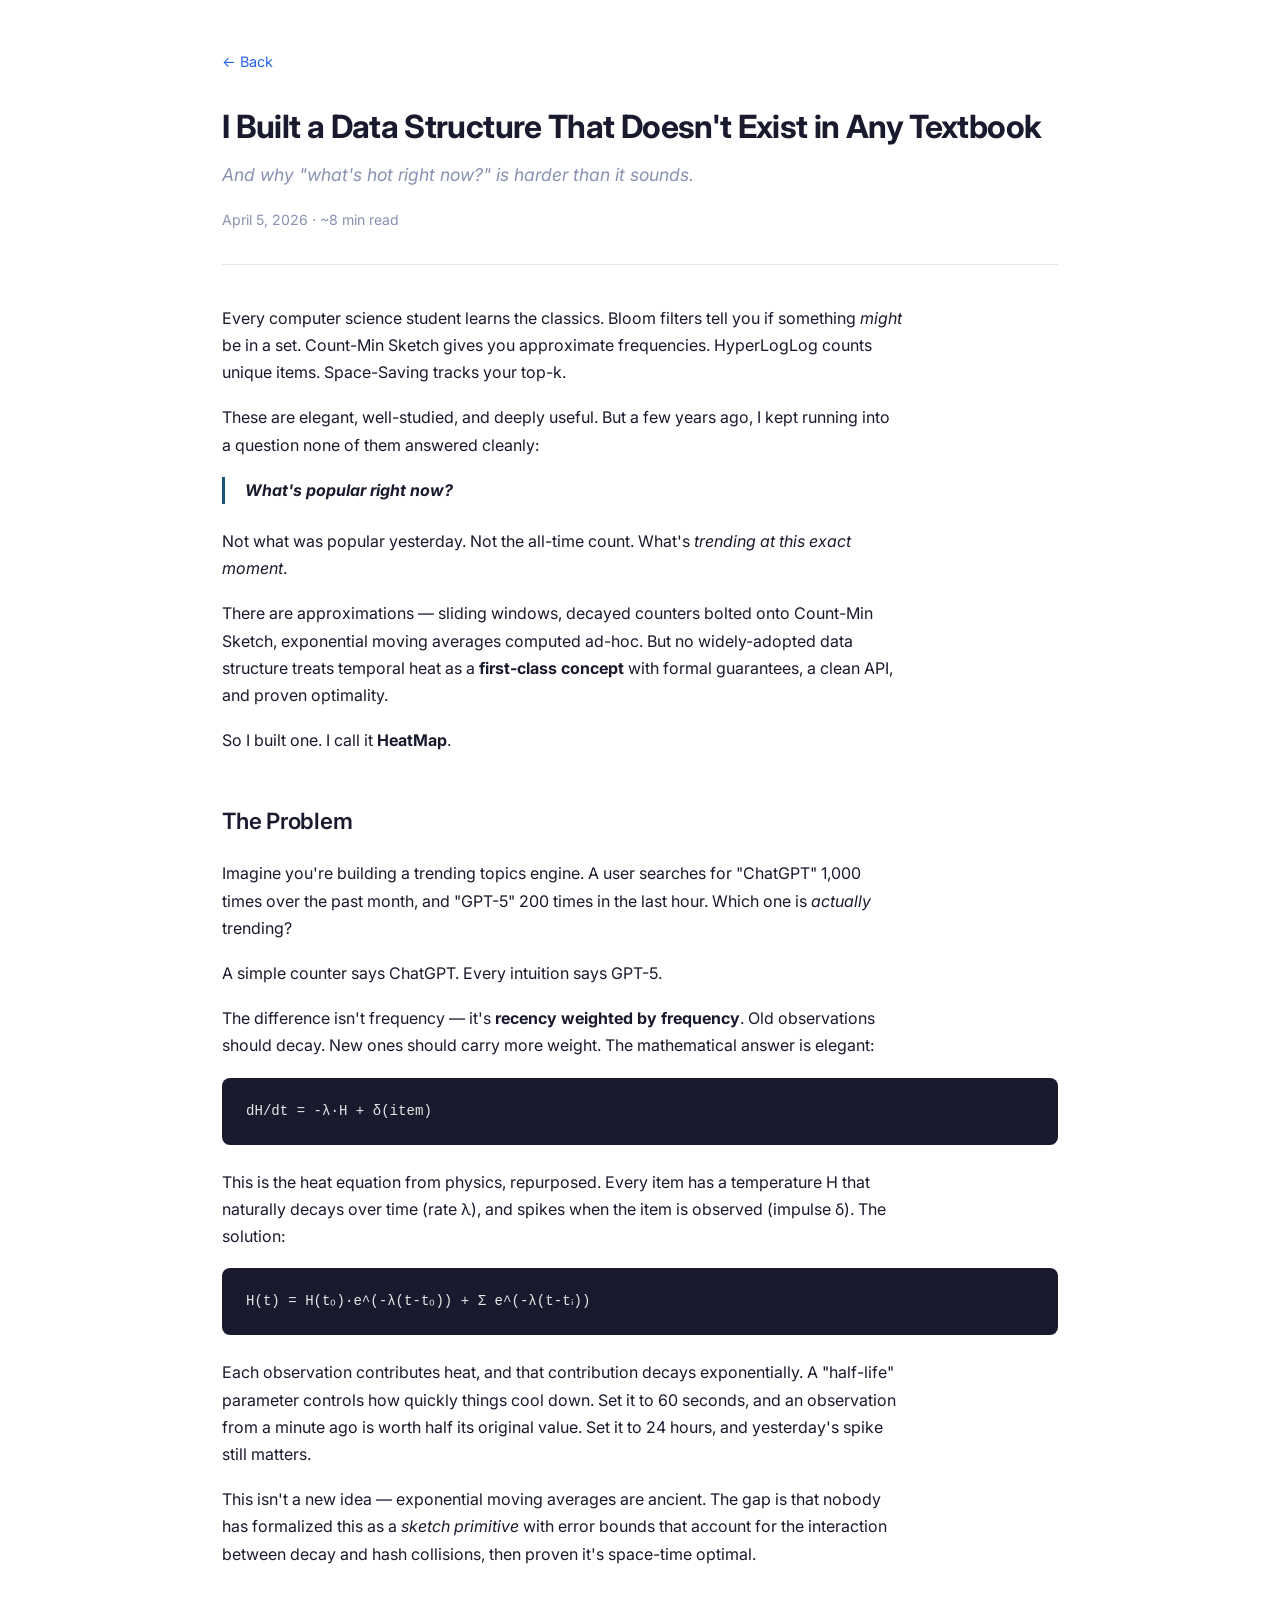
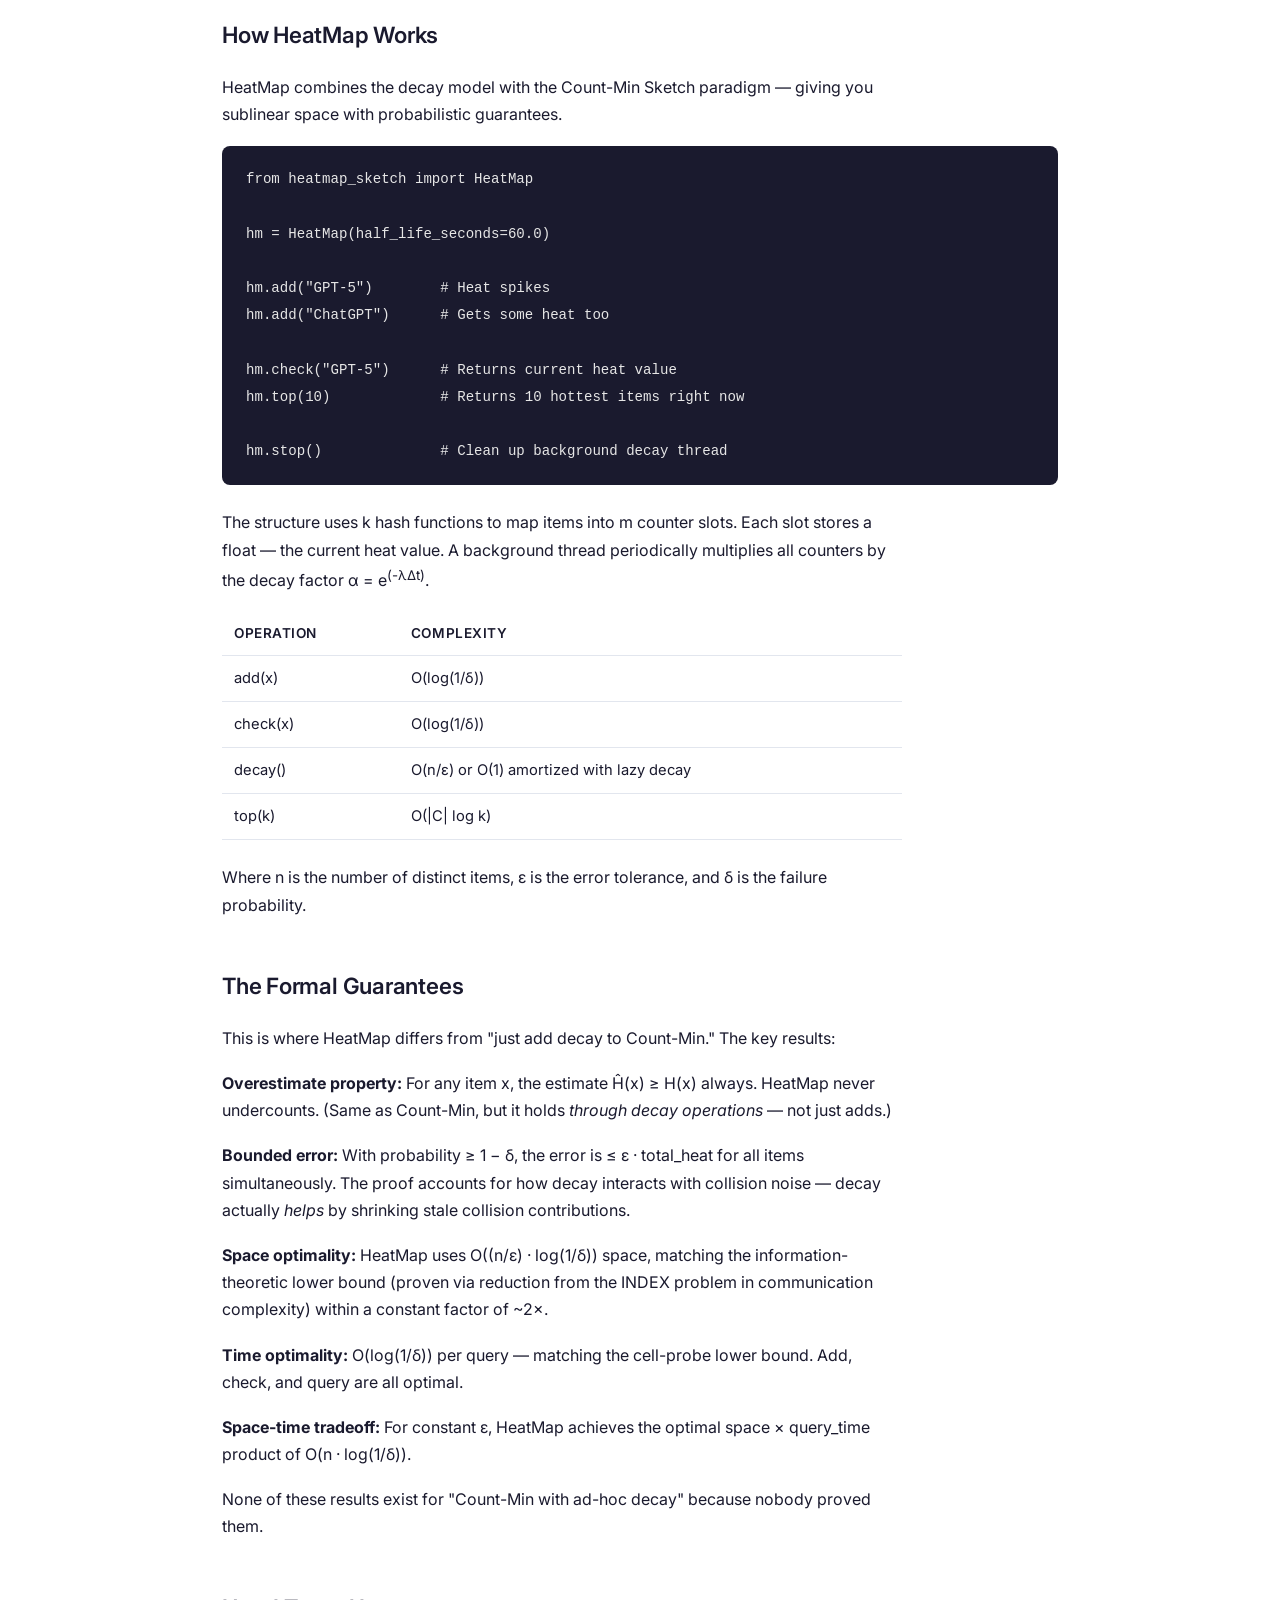
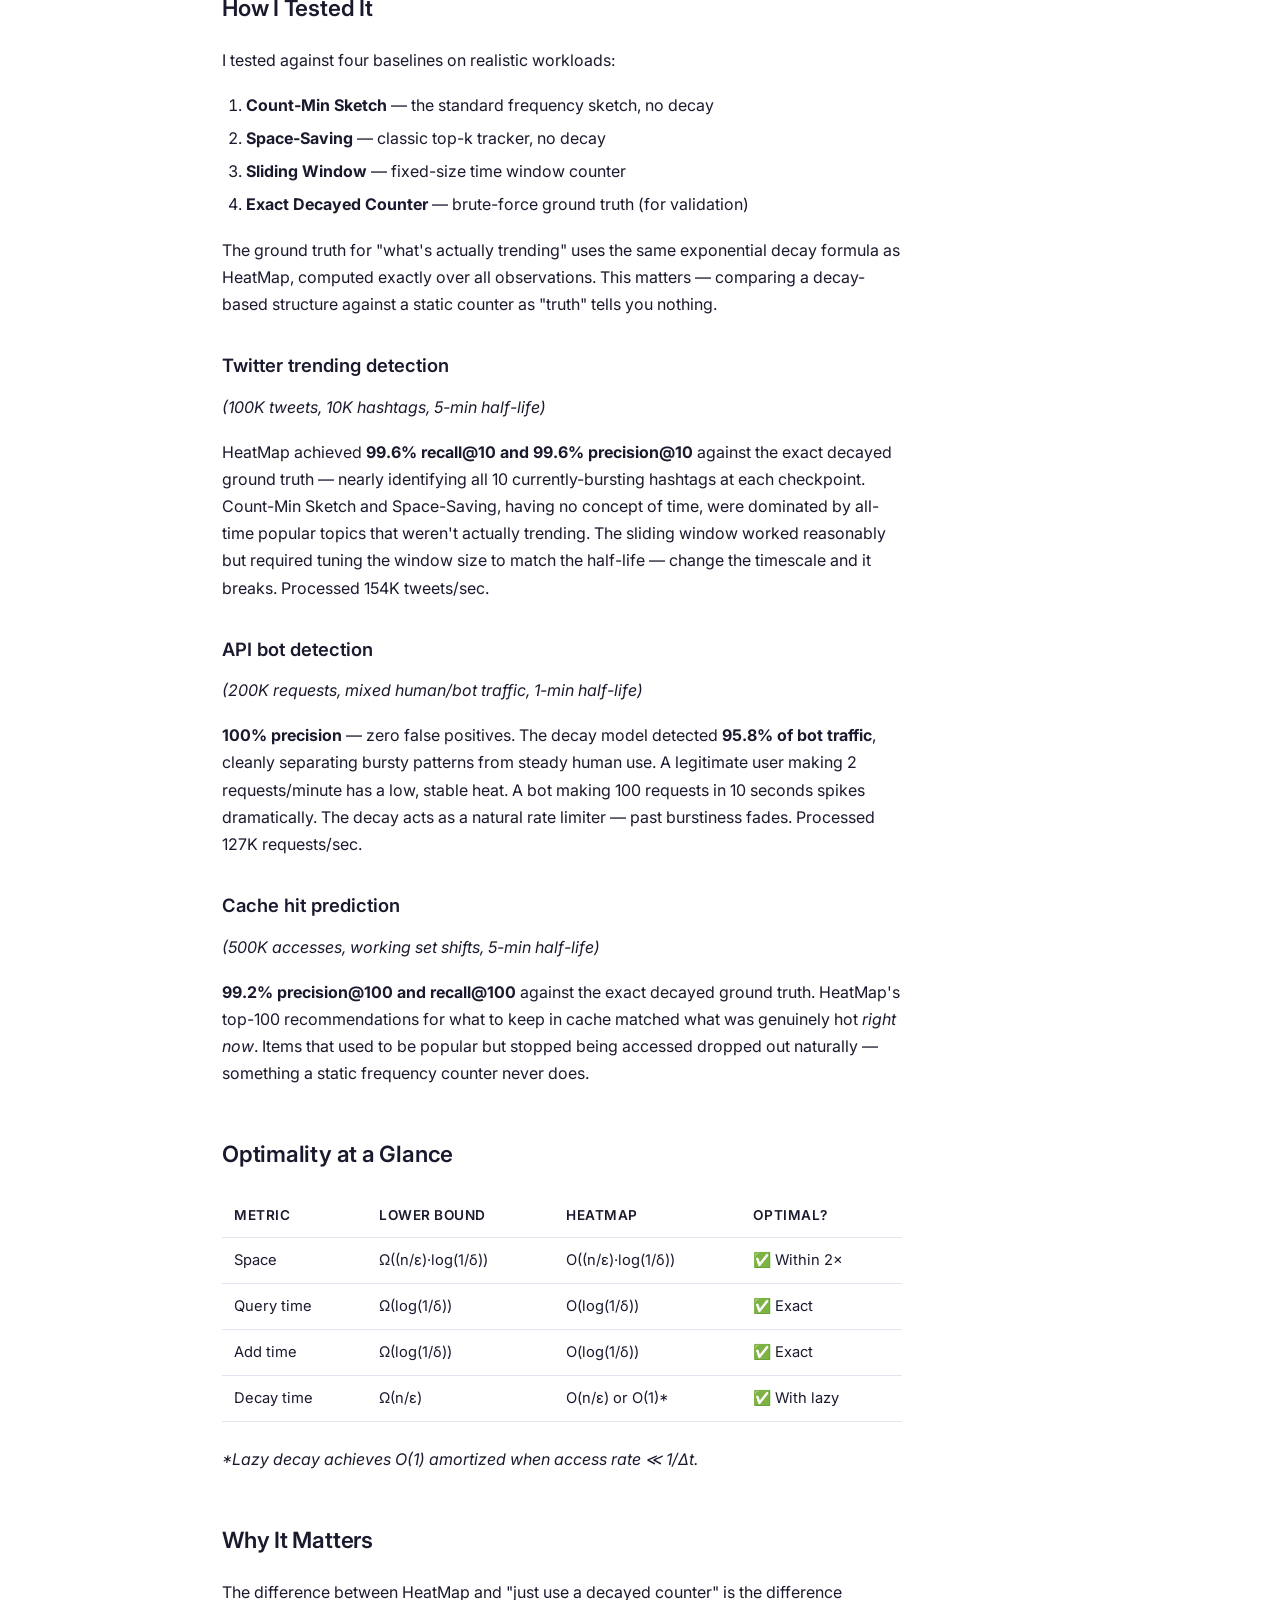
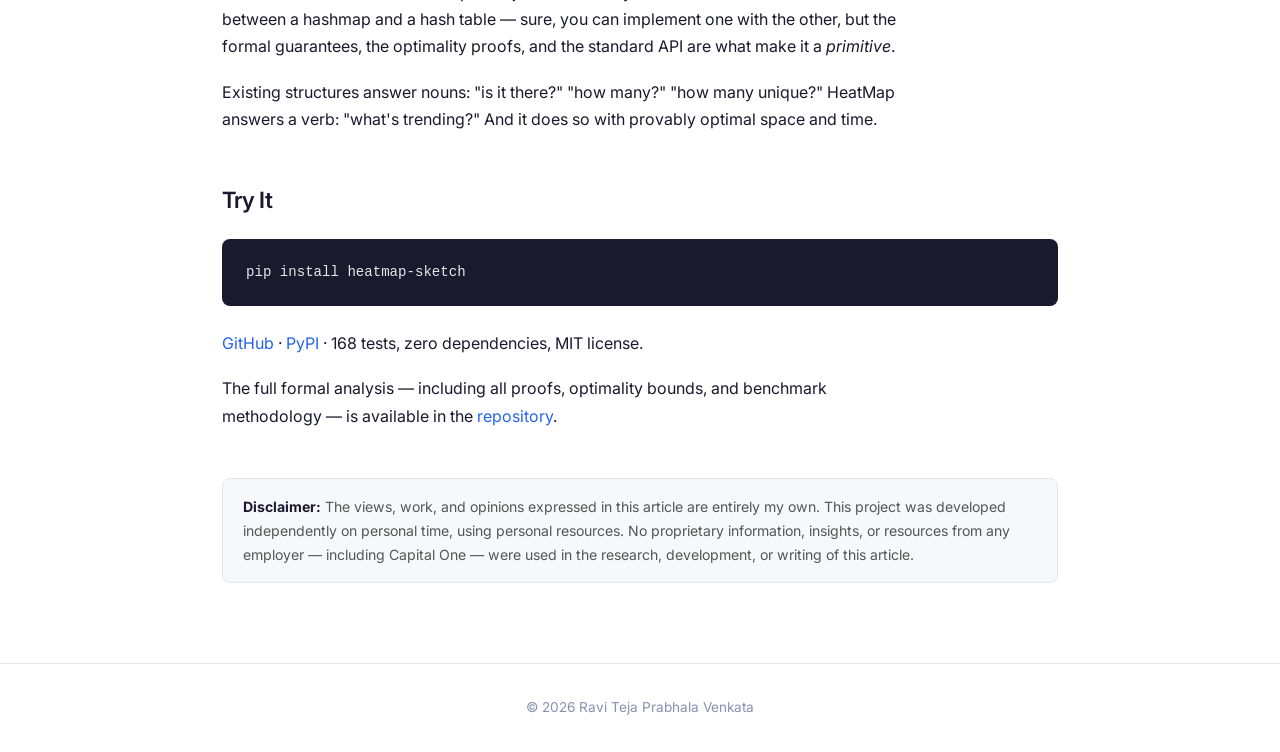
<file: blog/data-structure-textbook.html>
<!DOCTYPE html>
<html lang="en">
<head>
  <meta charset="UTF-8">
  <meta name="viewport" content="width=device-width, initial-scale=1.0">
  <title>I Built a Data Structure That Doesn't Exist in Any Textbook — Ravi Teja Prabhala Venkata</title>
  <meta name="description" content="On time-decayed popularity, exponential heat equations, and why 'what's hot right now?' needed its own primitive. Introducing HeatMap, a novel probabilistic data structure.">
  <meta name="author" content="Ravi Teja Prabhala Venkata">
  <link rel="stylesheet" href="../style.css">
  <link rel="preconnect" href="https://fonts.googleapis.com">
  <link rel="preconnect" href="https://fonts.gstatic.com" crossorigin>
  <link href="https://fonts.googleapis.com/css2?family=Inter:wght@400;500;600;700&display=swap" rel="stylesheet">
  <meta property="og:title" content="I Built a Data Structure That Doesn't Exist in Any Textbook">
  <meta property="og:description" content="On time-decayed popularity, exponential heat equations, and why 'what's hot right now?' needed its own primitive.">
  <meta property="og:type" content="article">
  <meta property="og:url" content="https://thecliffhanger.github.io/blog/data-structure-textbook.html">
  <meta name="twitter:card" content="summary_large_image">
  <meta name="twitter:creator" content="@venusdweller">
</head>
<body>

  <section class="article">
    <div class="container">
      <a href="../" class="back-link">← Back</a>

      <div class="article-header">
        <h1>I Built a Data Structure That Doesn't Exist in Any Textbook</h1>
        <p class="subtitle">And why "what's hot right now?" is harder than it sounds.</p>
        <div class="meta">April 5, 2026 · ~8 min read</div>
      </div>

      <p>Every computer science student learns the classics. Bloom filters tell you if something <em>might</em> be in a set. Count-Min Sketch gives you approximate frequencies. HyperLogLog counts unique items. Space-Saving tracks your top-k.</p>

      <p>These are elegant, well-studied, and deeply useful. But a few years ago, I kept running into a question none of them answered cleanly:</p>

      <blockquote><strong>What's popular <em>right now</em>?</strong></blockquote>

      <p>Not what was popular yesterday. Not the all-time count. What's <em>trending at this exact moment</em>.</p>

      <p>There are approximations — sliding windows, decayed counters bolted onto Count-Min Sketch, exponential moving averages computed ad-hoc. But no widely-adopted data structure treats temporal heat as a <strong>first-class concept</strong> with formal guarantees, a clean API, and proven optimality.</p>

      <p>So I built one. I call it <strong>HeatMap</strong>.</p>

      <h2>The Problem</h2>

      <p>Imagine you're building a trending topics engine. A user searches for "ChatGPT" 1,000 times over the past month, and "GPT-5" 200 times in the last hour. Which one is <em>actually</em> trending?</p>

      <p>A simple counter says ChatGPT. Every intuition says GPT-5.</p>

      <p>The difference isn't frequency — it's <strong>recency weighted by frequency</strong>. Old observations should decay. New ones should carry more weight. The mathematical answer is elegant:</p>

      <pre><code>dH/dt = -λ·H + δ(item)</code></pre>

      <p>This is the heat equation from physics, repurposed. Every item has a temperature H that naturally decays over time (rate λ), and spikes when the item is observed (impulse δ). The solution:</p>

      <pre><code>H(t) = H(t₀)·e^(-λ(t-t₀)) + Σ e^(-λ(t-tᵢ))</code></pre>

      <p>Each observation contributes heat, and that contribution decays exponentially. A "half-life" parameter controls how quickly things cool down. Set it to 60 seconds, and an observation from a minute ago is worth half its original value. Set it to 24 hours, and yesterday's spike still matters.</p>

      <p>This isn't a new idea — exponential moving averages are ancient. The gap is that nobody has formalized this as a <em>sketch primitive</em> with error bounds that account for the interaction between decay and hash collisions, then proven it's space-time optimal.</p>

      <h2>How HeatMap Works</h2>

      <p>HeatMap combines the decay model with the Count-Min Sketch paradigm — giving you sublinear space with probabilistic guarantees.</p>

      <pre><code>from heatmap_sketch import HeatMap

hm = HeatMap(half_life_seconds=60.0)

hm.add("GPT-5")        # Heat spikes
hm.add("ChatGPT")      # Gets some heat too

hm.check("GPT-5")      # Returns current heat value
hm.top(10)             # Returns 10 hottest items right now

hm.stop()              # Clean up background decay thread</code></pre>

      <p>The structure uses k hash functions to map items into m counter slots. Each slot stores a float — the current heat value. A background thread periodically multiplies all counters by the decay factor α = e<sup>(-λΔt)</sup>.</p>

      <table>
        <tr><th>Operation</th><th>Complexity</th></tr>
        <tr><td>add(x)</td><td>O(log(1/δ))</td></tr>
        <tr><td>check(x)</td><td>O(log(1/δ))</td></tr>
        <tr><td>decay()</td><td>O(n/ε) or O(1) amortized with lazy decay</td></tr>
        <tr><td>top(k)</td><td>O(|C| log k)</td></tr>
      </table>

      <p>Where n is the number of distinct items, ε is the error tolerance, and δ is the failure probability.</p>

      <h2>The Formal Guarantees</h2>

      <p>This is where HeatMap differs from "just add decay to Count-Min." The key results:</p>

      <p><strong>Overestimate property:</strong> For any item x, the estimate Ĥ(x) ≥ H(x) always. HeatMap never undercounts. (Same as Count-Min, but it holds <em>through decay operations</em> — not just adds.)</p>

      <p><strong>Bounded error:</strong> With probability ≥ 1 − δ, the error is ≤ ε · total_heat for all items simultaneously. The proof accounts for how decay interacts with collision noise — decay actually <em>helps</em> by shrinking stale collision contributions.</p>

      <p><strong>Space optimality:</strong> HeatMap uses O((n/ε) · log(1/δ)) space, matching the information-theoretic lower bound (proven via reduction from the INDEX problem in communication complexity) within a constant factor of ~2×.</p>

      <p><strong>Time optimality:</strong> O(log(1/δ)) per query — matching the cell-probe lower bound. Add, check, and query are all optimal.</p>

      <p><strong>Space-time tradeoff:</strong> For constant ε, HeatMap achieves the optimal space × query_time product of O(n · log(1/δ)).</p>

      <p>None of these results exist for "Count-Min with ad-hoc decay" because nobody proved them.</p>

      <h2>How I Tested It</h2>

      <p>I tested against four baselines on realistic workloads:</p>

      <ol>
        <li><strong>Count-Min Sketch</strong> — the standard frequency sketch, no decay</li>
        <li><strong>Space-Saving</strong> — classic top-k tracker, no decay</li>
        <li><strong>Sliding Window</strong> — fixed-size time window counter</li>
        <li><strong>Exact Decayed Counter</strong> — brute-force ground truth (for validation)</li>
      </ol>

      <p>The ground truth for "what's actually trending" uses the same exponential decay formula as HeatMap, computed exactly over all observations. This matters — comparing a decay-based structure against a static counter as "truth" tells you nothing.</p>

      <h3>Twitter trending detection</h3>
      <p><em>(100K tweets, 10K hashtags, 5-min half-life)</em></p>

      <p>HeatMap achieved <strong>99.6% recall@10 and 99.6% precision@10</strong> against the exact decayed ground truth — nearly identifying all 10 currently-bursting hashtags at each checkpoint. Count-Min Sketch and Space-Saving, having no concept of time, were dominated by all-time popular topics that weren't actually trending. The sliding window worked reasonably but required tuning the window size to match the half-life — change the timescale and it breaks. Processed 154K tweets/sec.</p>

      <h3>API bot detection</h3>
      <p><em>(200K requests, mixed human/bot traffic, 1-min half-life)</em></p>

      <p><strong>100% precision</strong> — zero false positives. The decay model detected <strong>95.8% of bot traffic</strong>, cleanly separating bursty patterns from steady human use. A legitimate user making 2 requests/minute has a low, stable heat. A bot making 100 requests in 10 seconds spikes dramatically. The decay acts as a natural rate limiter — past burstiness fades. Processed 127K requests/sec.</p>

      <h3>Cache hit prediction</h3>
      <p><em>(500K accesses, working set shifts, 5-min half-life)</em></p>

      <p><strong>99.2% precision@100 and recall@100</strong> against the exact decayed ground truth. HeatMap's top-100 recommendations for what to keep in cache matched what was genuinely hot <em>right now</em>. Items that used to be popular but stopped being accessed dropped out naturally — something a static frequency counter never does.</p>

      <h2>Optimality at a Glance</h2>

      <table>
        <tr><th>Metric</th><th>Lower Bound</th><th>HeatMap</th><th>Optimal?</th></tr>
        <tr><td>Space</td><td>Ω((n/ε)·log(1/δ))</td><td>O((n/ε)·log(1/δ))</td><td>✅ Within 2×</td></tr>
        <tr><td>Query time</td><td>Ω(log(1/δ))</td><td>O(log(1/δ))</td><td>✅ Exact</td></tr>
        <tr><td>Add time</td><td>Ω(log(1/δ))</td><td>O(log(1/δ))</td><td>✅ Exact</td></tr>
        <tr><td>Decay time</td><td>Ω(n/ε)</td><td>O(n/ε) or O(1)*</td><td>✅ With lazy</td></tr>
      </table>

      <p><em>*Lazy decay achieves O(1) amortized when access rate ≪ 1/Δt.</em></p>

      <h2>Why It Matters</h2>

      <p>The difference between HeatMap and "just use a decayed counter" is the difference between a hashmap and a hash table — sure, you can implement one with the other, but the formal guarantees, the optimality proofs, and the standard API are what make it a <em>primitive</em>.</p>

      <p>Existing structures answer nouns: "is it there?" "how many?" "how many unique?" HeatMap answers a verb: "what's trending?" And it does so with provably optimal space and time.</p>

      <h2>Try It</h2>

      <pre><code>pip install heatmap-sketch</code></pre>

      <p><a href="https://github.com/thecliffhanger/heatmap-sketch" target="_blank" rel="noopener">GitHub</a> · <a href="https://pypi.org/project/heatmap-sketch/" target="_blank" rel="noopener">PyPI</a> · 168 tests, zero dependencies, MIT license.</p>

      <p>The full formal analysis — including all proofs, optimality bounds, and benchmark methodology — is available in the <a href="https://github.com/thecliffhanger/heatmap-sketch" target="_blank" rel="noopener">repository</a>.</p>

      <div class="disclaimer">
        <strong>Disclaimer:</strong> The views, work, and opinions expressed in this article are entirely my own. This project was developed independently on personal time, using personal resources. No proprietary information, insights, or resources from any employer — including Capital One — were used in the research, development, or writing of this article.
      </div>
    </div>
  </section>

  <footer class="footer">
    <div class="container">
      <p>&copy; 2026 Ravi Teja Prabhala Venkata</p>
    </div>
  </footer>

</body>
</html>
</file>
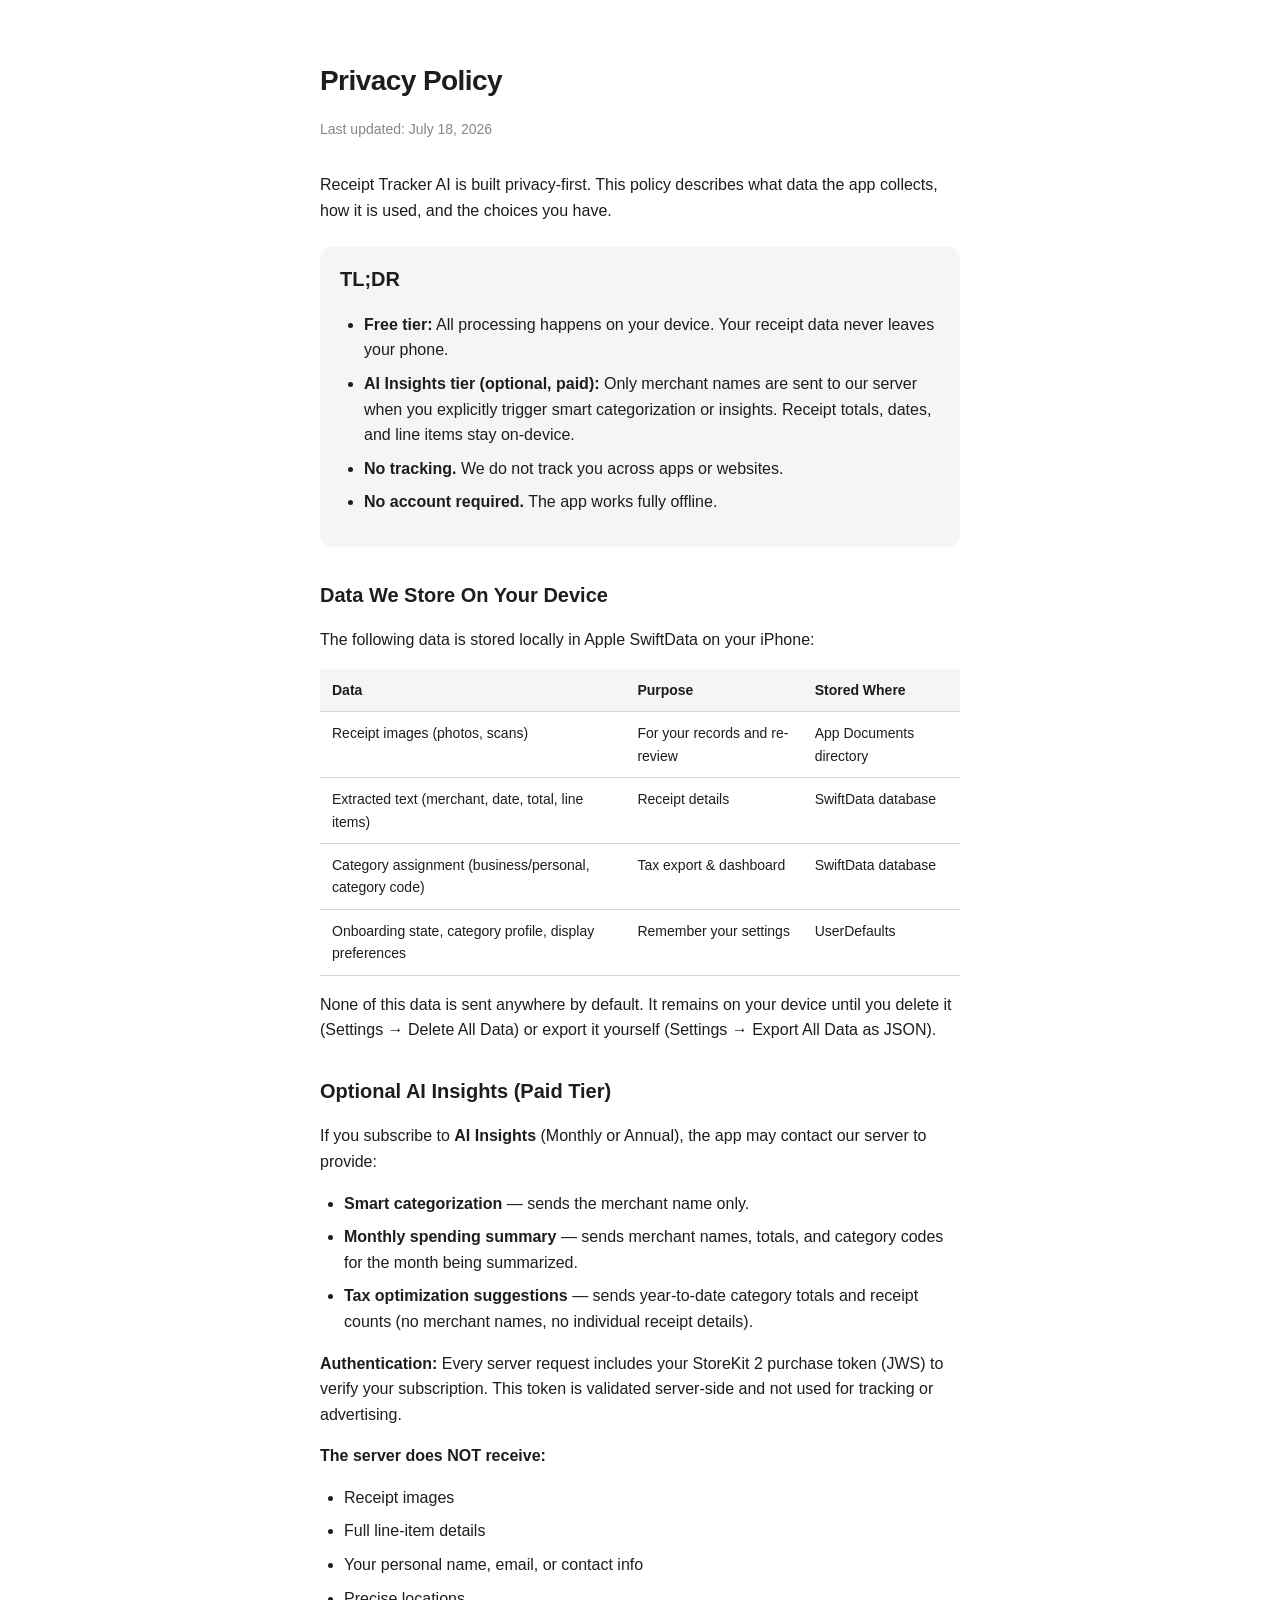
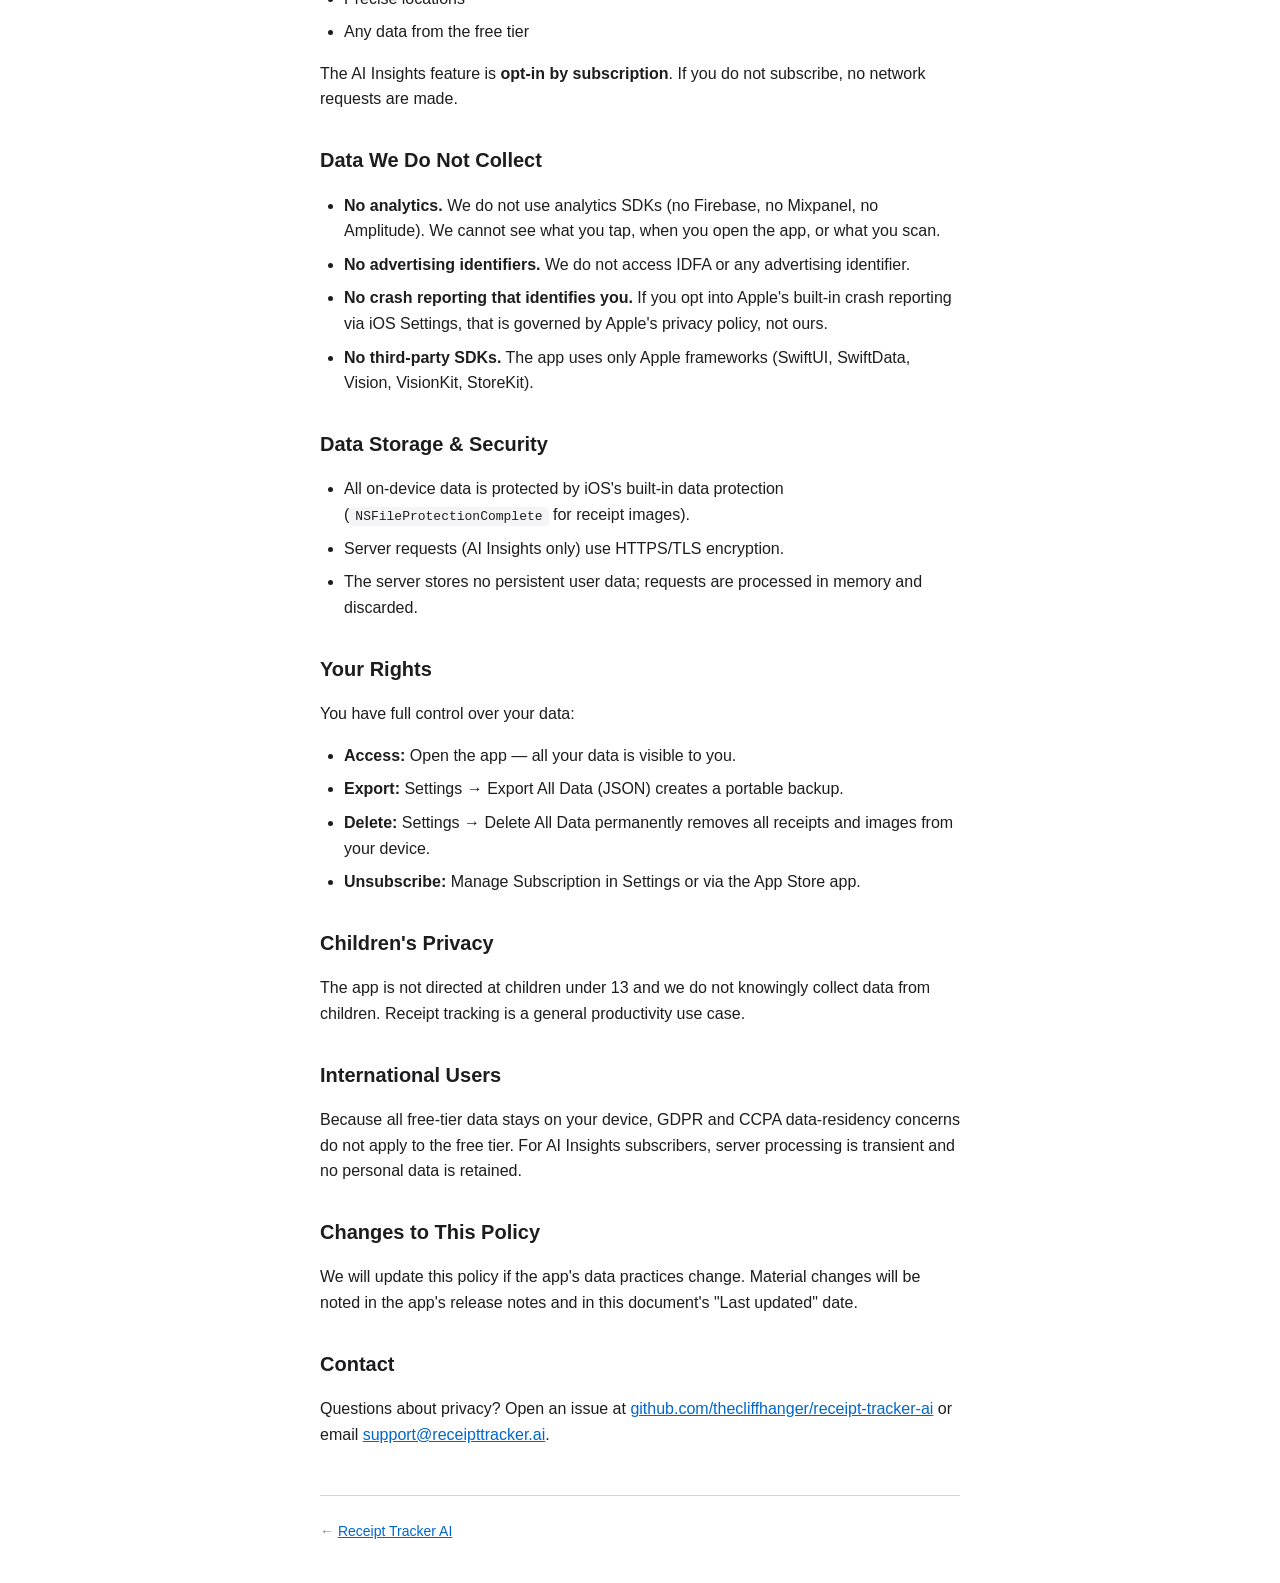
<file: receipt-tracker-ai/privacy.html>
<!DOCTYPE html>
<html lang="en">
<head>
    <meta charset="UTF-8">
    <meta name="viewport" content="width=device-width, initial-scale=1.0">
    <title>Receipt Tracker AI — Privacy Policy</title>
    <style>
        body {
            font-family: -apple-system, BlinkMacSystemFont, 'Segoe UI', Roboto, sans-serif;
            max-width: 640px;
            margin: 0 auto;
            padding: 40px 20px;
            line-height: 1.6;
            color: #1d1d1f;
        }
        h1 { font-size: 28px; margin-bottom: 8px; letter-spacing: -0.02em; }
        h2 { font-size: 20px; margin-top: 32px; }
        .date { color: #86868b; font-size: 14px; margin-bottom: 32px; }
        p { margin-bottom: 16px; }
        ul { margin-bottom: 16px; padding-left: 24px; }
        li { margin-bottom: 8px; }
        table { width: 100%; border-collapse: collapse; margin: 16px 0; font-size: 14px; }
        th, td { text-align: left; padding: 10px 12px; border-bottom: 1px solid #d2d2d7; vertical-align: top; }
        th { background: #f5f5f7; font-weight: 600; }
        code { background: #f5f5f7; padding: 2px 6px; border-radius: 4px; font-size: 13px; }
        .tldr { background: #f5f5f7; padding: 16px 20px; border-radius: 12px; margin: 24px 0; }
        .tldr h2 { margin-top: 0; }
        a { color: #0066cc; }
        .footer { margin-top: 48px; padding-top: 24px; border-top: 1px solid #d2d2d7; color: #86868b; font-size: 14px; }
    </style>
</head>
<body>
    <h1>Privacy Policy</h1>
    <p class="date">Last updated: July 18, 2026</p>

    <p>Receipt Tracker AI is built privacy-first. This policy describes what data the
    app collects, how it is used, and the choices you have.</p>

    <div class="tldr">
        <h2>TL;DR</h2>
        <ul>
            <li><strong>Free tier:</strong> All processing happens on your device. Your receipt data never leaves your phone.</li>
            <li><strong>AI Insights tier (optional, paid):</strong> Only merchant names are sent to our server when you explicitly trigger smart categorization or insights. Receipt totals, dates, and line items stay on-device.</li>
            <li><strong>No tracking.</strong> We do not track you across apps or websites.</li>
            <li><strong>No account required.</strong> The app works fully offline.</li>
        </ul>
    </div>

    <h2>Data We Store On Your Device</h2>
    <p>The following data is stored locally in Apple SwiftData on your iPhone:</p>
    <table>
        <thead>
            <tr><th>Data</th><th>Purpose</th><th>Stored Where</th></tr>
        </thead>
        <tbody>
            <tr><td>Receipt images (photos, scans)</td><td>For your records and re-review</td><td>App Documents directory</td></tr>
            <tr><td>Extracted text (merchant, date, total, line items)</td><td>Receipt details</td><td>SwiftData database</td></tr>
            <tr><td>Category assignment (business/personal, category code)</td><td>Tax export &amp; dashboard</td><td>SwiftData database</td></tr>
            <tr><td>Onboarding state, category profile, display preferences</td><td>Remember your settings</td><td>UserDefaults</td></tr>
        </tbody>
    </table>
    <p>None of this data is sent anywhere by default. It remains on your device until
    you delete it (Settings &rarr; Delete All Data) or export it yourself (Settings &rarr;
    Export All Data as JSON).</p>

    <h2>Optional AI Insights (Paid Tier)</h2>
    <p>If you subscribe to <strong>AI Insights</strong> (Monthly or Annual), the app may contact
    our server to provide:</p>
    <ul>
        <li><strong>Smart categorization</strong> &mdash; sends the merchant name only.</li>
        <li><strong>Monthly spending summary</strong> &mdash; sends merchant names, totals, and category codes for the month being summarized.</li>
        <li><strong>Tax optimization suggestions</strong> &mdash; sends year-to-date category totals and receipt counts (no merchant names, no individual receipt details).</li>
    </ul>
    <p><strong>Authentication:</strong> Every server request includes your StoreKit 2 purchase
    token (JWS) to verify your subscription. This token is validated server-side
    and not used for tracking or advertising.</p>
    <p><strong>The server does NOT receive:</strong></p>
    <ul>
        <li>Receipt images</li>
        <li>Full line-item details</li>
        <li>Your personal name, email, or contact info</li>
        <li>Precise locations</li>
        <li>Any data from the free tier</li>
    </ul>
    <p>The AI Insights feature is <strong>opt-in by subscription</strong>. If you do not
    subscribe, no network requests are made.</p>

    <h2>Data We Do Not Collect</h2>
    <ul>
        <li><strong>No analytics.</strong> We do not use analytics SDKs (no Firebase, no Mixpanel, no Amplitude). We cannot see what you tap, when you open the app, or what you scan.</li>
        <li><strong>No advertising identifiers.</strong> We do not access IDFA or any advertising identifier.</li>
        <li><strong>No crash reporting that identifies you.</strong> If you opt into Apple's built-in crash reporting via iOS Settings, that is governed by Apple's privacy policy, not ours.</li>
        <li><strong>No third-party SDKs.</strong> The app uses only Apple frameworks (SwiftUI, SwiftData, Vision, VisionKit, StoreKit).</li>
    </ul>

    <h2>Data Storage &amp; Security</h2>
    <ul>
        <li>All on-device data is protected by iOS's built-in data protection (<code>NSFileProtectionComplete</code> for receipt images).</li>
        <li>Server requests (AI Insights only) use HTTPS/TLS encryption.</li>
        <li>The server stores no persistent user data; requests are processed in memory and discarded.</li>
    </ul>

    <h2>Your Rights</h2>
    <p>You have full control over your data:</p>
    <ul>
        <li><strong>Access:</strong> Open the app &mdash; all your data is visible to you.</li>
        <li><strong>Export:</strong> Settings &rarr; Export All Data (JSON) creates a portable backup.</li>
        <li><strong>Delete:</strong> Settings &rarr; Delete All Data permanently removes all receipts and images from your device.</li>
        <li><strong>Unsubscribe:</strong> Manage Subscription in Settings or via the App Store app.</li>
    </ul>

    <h2>Children's Privacy</h2>
    <p>The app is not directed at children under 13 and we do not knowingly collect
    data from children. Receipt tracking is a general productivity use case.</p>

    <h2>International Users</h2>
    <p>Because all free-tier data stays on your device, GDPR and CCPA data-residency
    concerns do not apply to the free tier. For AI Insights subscribers, server
    processing is transient and no personal data is retained.</p>

    <h2>Changes to This Policy</h2>
    <p>We will update this policy if the app's data practices change. Material
    changes will be noted in the app's release notes and in this document's
    "Last updated" date.</p>

    <h2>Contact</h2>
    <p>Questions about privacy? Open an issue at
    <a href="https://github.com/thecliffhanger/receipt-tracker-ai">github.com/thecliffhanger/receipt-tracker-ai</a>
    or email <a href="mailto:support@receipttracker.ai?subject=Receipt%20Tracker%20Privacy">support@receipttracker.ai</a>.</p>

    <div class="footer">
        &larr; <a href="./">Receipt Tracker AI</a>
    </div>
</body>
</html>
</file>
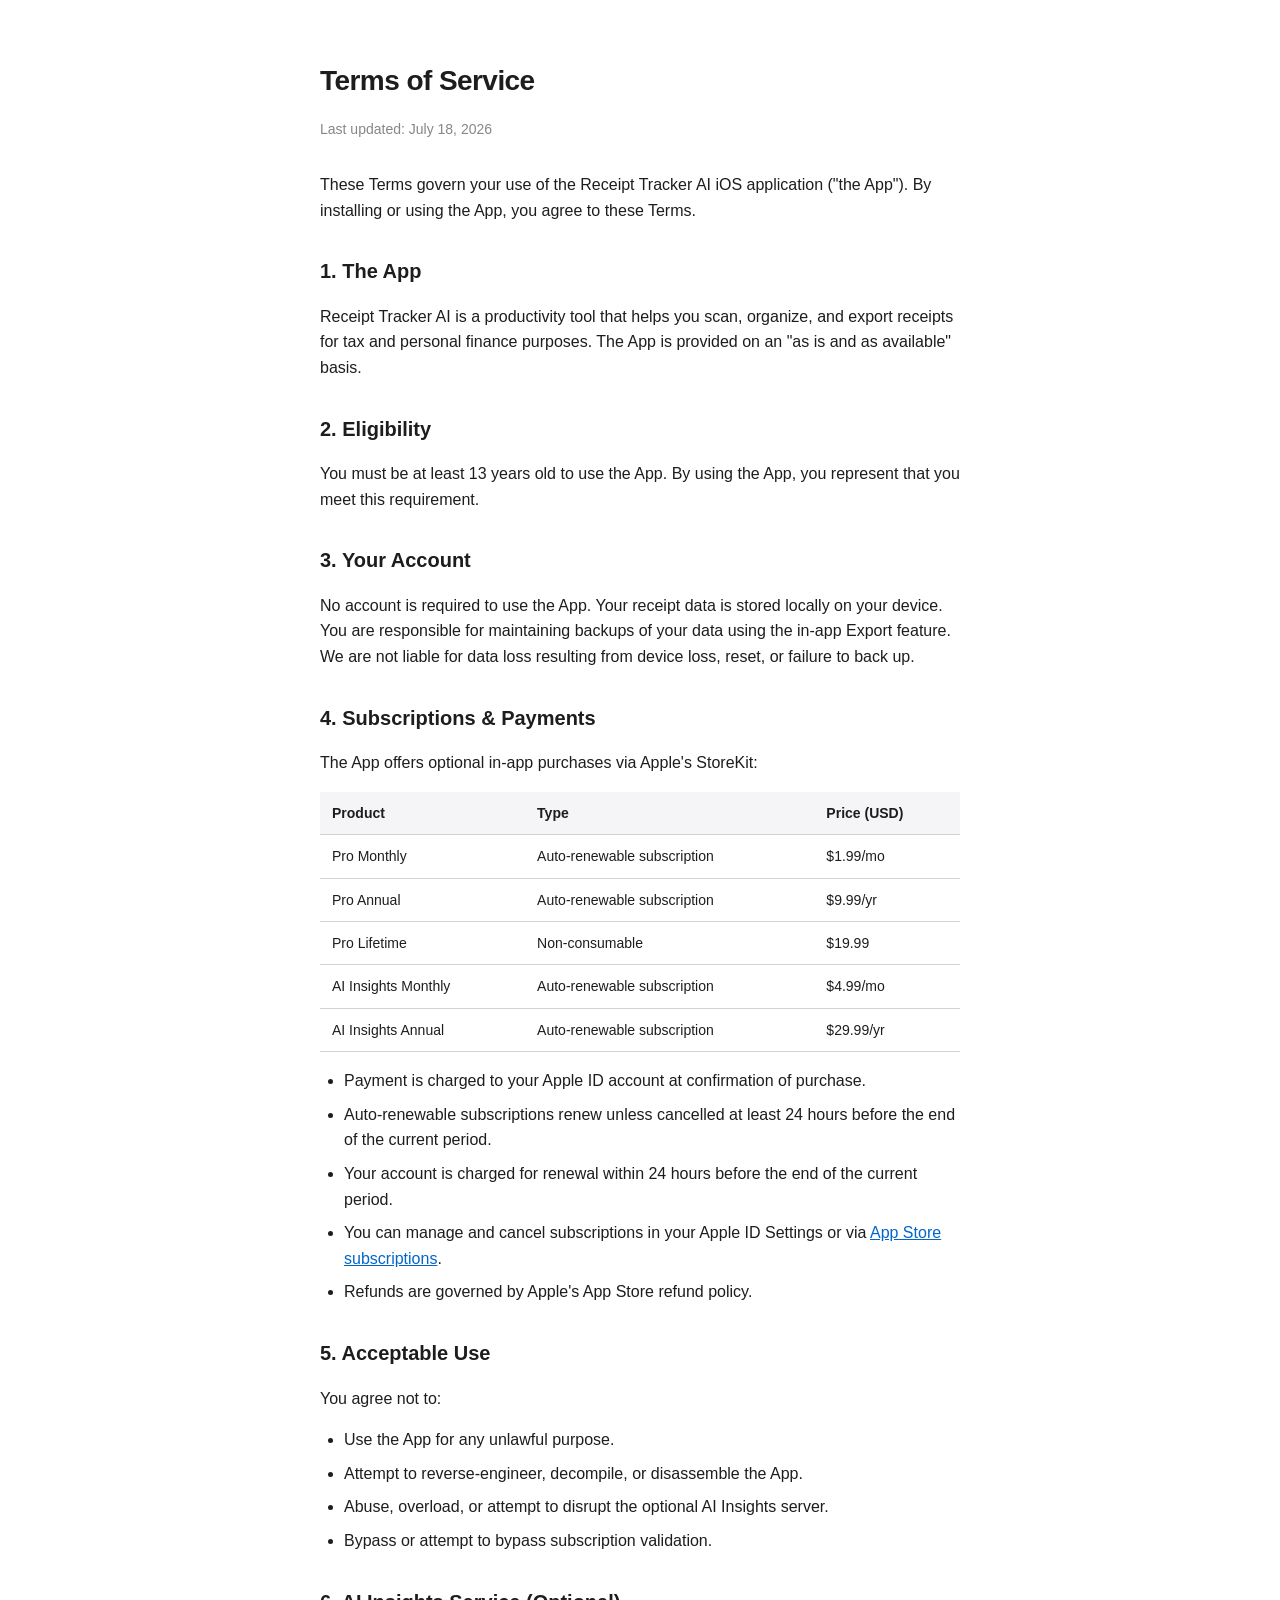
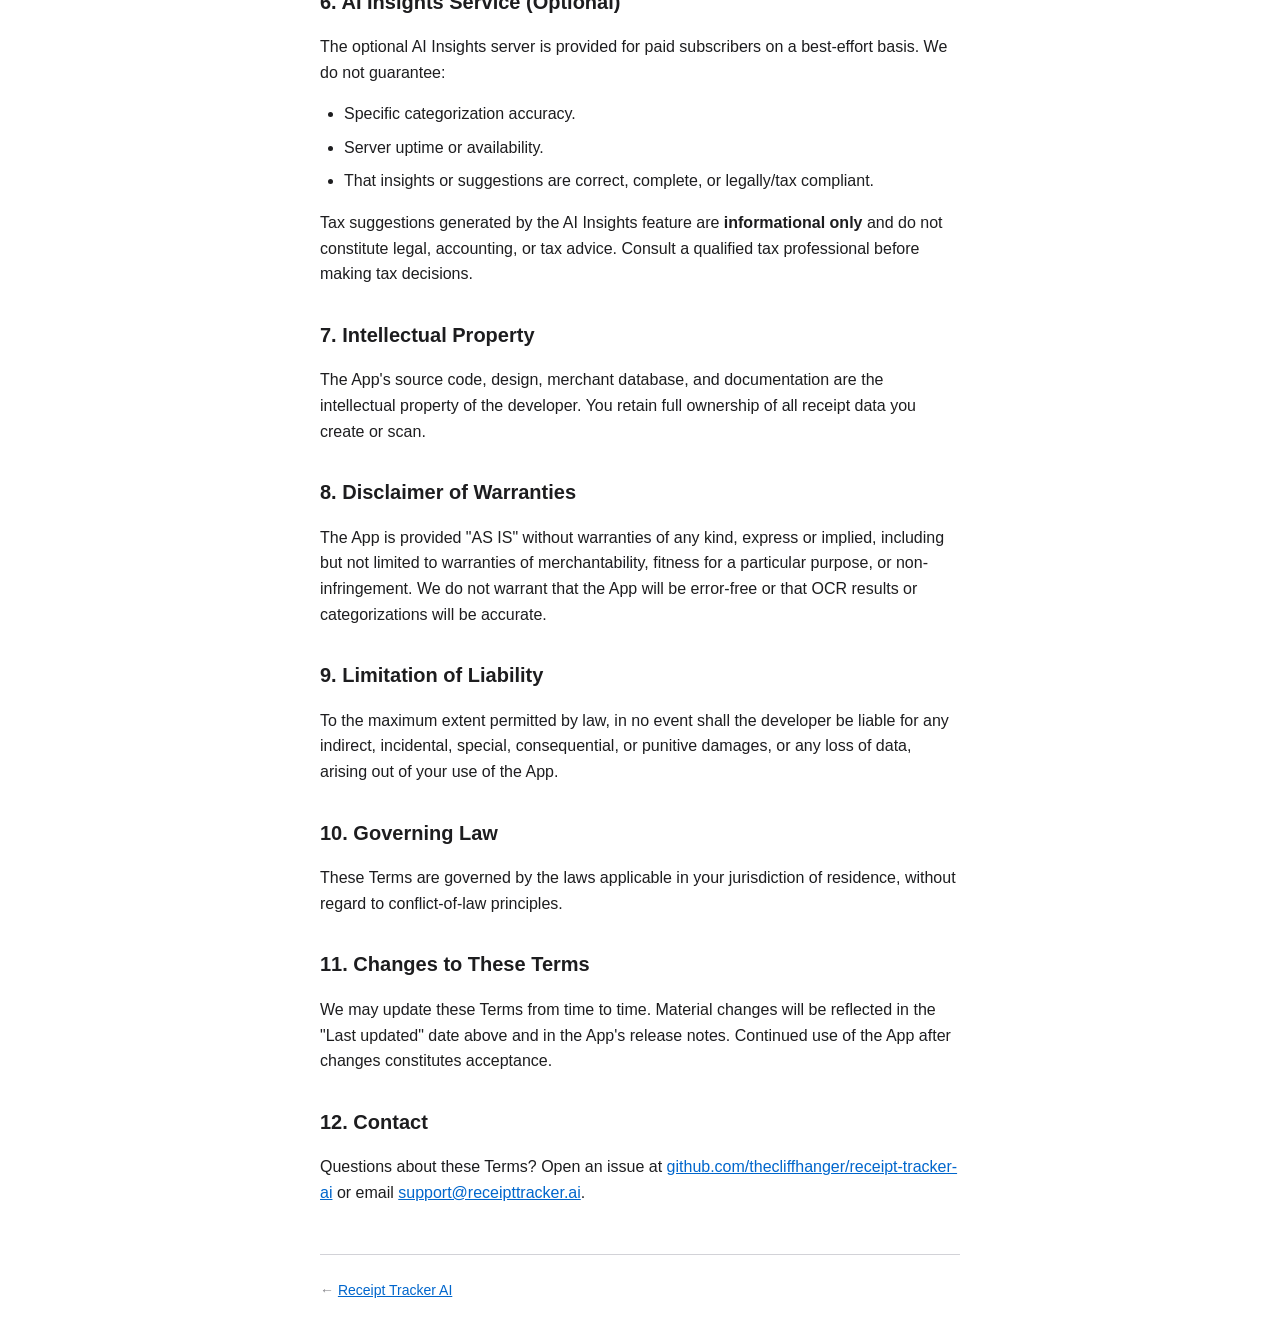
<file: receipt-tracker-ai/terms.html>
<!DOCTYPE html>
<html lang="en">
<head>
    <meta charset="UTF-8">
    <meta name="viewport" content="width=device-width, initial-scale=1.0">
    <title>Receipt Tracker AI — Terms of Service</title>
    <style>
        body {
            font-family: -apple-system, BlinkMacSystemFont, 'Segoe UI', Roboto, sans-serif;
            max-width: 640px;
            margin: 0 auto;
            padding: 40px 20px;
            line-height: 1.6;
            color: #1d1d1f;
        }
        h1 { font-size: 28px; margin-bottom: 8px; letter-spacing: -0.02em; }
        h2 { font-size: 20px; margin-top: 32px; }
        .date { color: #86868b; font-size: 14px; margin-bottom: 32px; }
        p { margin-bottom: 16px; }
        ul { margin-bottom: 16px; padding-left: 24px; }
        li { margin-bottom: 8px; }
        table { width: 100%; border-collapse: collapse; margin: 16px 0; font-size: 14px; }
        th, td { text-align: left; padding: 10px 12px; border-bottom: 1px solid #d2d2d7; vertical-align: top; }
        th { background: #f5f5f7; font-weight: 600; }
        a { color: #0066cc; }
        .footer { margin-top: 48px; padding-top: 24px; border-top: 1px solid #d2d2d7; color: #86868b; font-size: 14px; }
    </style>
</head>
<body>
    <h1>Terms of Service</h1>
    <p class="date">Last updated: July 18, 2026</p>

    <p>These Terms govern your use of the Receipt Tracker AI iOS application ("the
    App"). By installing or using the App, you agree to these Terms.</p>

    <h2>1. The App</h2>
    <p>Receipt Tracker AI is a productivity tool that helps you scan, organize, and
    export receipts for tax and personal finance purposes. The App is provided on
    an "as is and as available" basis.</p>

    <h2>2. Eligibility</h2>
    <p>You must be at least 13 years old to use the App. By using the App, you
    represent that you meet this requirement.</p>

    <h2>3. Your Account</h2>
    <p>No account is required to use the App. Your receipt data is stored locally on
    your device. You are responsible for maintaining backups of your data using
    the in-app Export feature. We are not liable for data loss resulting from
    device loss, reset, or failure to back up.</p>

    <h2>4. Subscriptions &amp; Payments</h2>
    <p>The App offers optional in-app purchases via Apple's StoreKit:</p>
    <table>
        <thead>
            <tr><th>Product</th><th>Type</th><th>Price (USD)</th></tr>
        </thead>
        <tbody>
            <tr><td>Pro Monthly</td><td>Auto-renewable subscription</td><td>$1.99/mo</td></tr>
            <tr><td>Pro Annual</td><td>Auto-renewable subscription</td><td>$9.99/yr</td></tr>
            <tr><td>Pro Lifetime</td><td>Non-consumable</td><td>$19.99</td></tr>
            <tr><td>AI Insights Monthly</td><td>Auto-renewable subscription</td><td>$4.99/mo</td></tr>
            <tr><td>AI Insights Annual</td><td>Auto-renewable subscription</td><td>$29.99/yr</td></tr>
        </tbody>
    </table>
    <ul>
        <li>Payment is charged to your Apple ID account at confirmation of purchase.</li>
        <li>Auto-renewable subscriptions renew unless cancelled at least 24 hours before the end of the current period.</li>
        <li>Your account is charged for renewal within 24 hours before the end of the current period.</li>
        <li>You can manage and cancel subscriptions in your Apple ID Settings or via <a href="https://apps.apple.com/account/subscriptions">App Store subscriptions</a>.</li>
        <li>Refunds are governed by Apple's App Store refund policy.</li>
    </ul>

    <h2>5. Acceptable Use</h2>
    <p>You agree not to:</p>
    <ul>
        <li>Use the App for any unlawful purpose.</li>
        <li>Attempt to reverse-engineer, decompile, or disassemble the App.</li>
        <li>Abuse, overload, or attempt to disrupt the optional AI Insights server.</li>
        <li>Bypass or attempt to bypass subscription validation.</li>
    </ul>

    <h2>6. AI Insights Service (Optional)</h2>
    <p>The optional AI Insights server is provided for paid subscribers on a
    best-effort basis. We do not guarantee:</p>
    <ul>
        <li>Specific categorization accuracy.</li>
        <li>Server uptime or availability.</li>
        <li>That insights or suggestions are correct, complete, or legally/tax compliant.</li>
    </ul>
    <p>Tax suggestions generated by the AI Insights feature are <strong>informational only</strong>
    and do not constitute legal, accounting, or tax advice. Consult a qualified tax
    professional before making tax decisions.</p>

    <h2>7. Intellectual Property</h2>
    <p>The App's source code, design, merchant database, and documentation are the
    intellectual property of the developer. You retain full ownership of all
    receipt data you create or scan.</p>

    <h2>8. Disclaimer of Warranties</h2>
    <p>The App is provided "AS IS" without warranties of any kind, express or
    implied, including but not limited to warranties of merchantability, fitness
    for a particular purpose, or non-infringement. We do not warrant that the App
    will be error-free or that OCR results or categorizations will be accurate.</p>

    <h2>9. Limitation of Liability</h2>
    <p>To the maximum extent permitted by law, in no event shall the developer be
    liable for any indirect, incidental, special, consequential, or punitive
    damages, or any loss of data, arising out of your use of the App.</p>

    <h2>10. Governing Law</h2>
    <p>These Terms are governed by the laws applicable in your jurisdiction of
    residence, without regard to conflict-of-law principles.</p>

    <h2>11. Changes to These Terms</h2>
    <p>We may update these Terms from time to time. Material changes will be
    reflected in the "Last updated" date above and in the App's release notes.
    Continued use of the App after changes constitutes acceptance.</p>

    <h2>12. Contact</h2>
    <p>Questions about these Terms? Open an issue at
    <a href="https://github.com/thecliffhanger/receipt-tracker-ai">github.com/thecliffhanger/receipt-tracker-ai</a>
    or email <a href="mailto:support@receipttracker.ai?subject=Receipt%20Tracker%20Terms">support@receipttracker.ai</a>.</p>

    <div class="footer">
        &larr; <a href="./">Receipt Tracker AI</a>
    </div>
</body>
</html>
</file>
<file: style.css>
/* === Reset & Base === */
*, *::before, *::after { box-sizing: border-box; margin: 0; padding: 0; }

html { scroll-behavior: smooth; }

body {
  font-family: 'Inter', -apple-system, BlinkMacSystemFont, 'Segoe UI', Roboto, sans-serif;
  color: #1a1a2e;
  line-height: 1.7;
  font-size: 16px;
  -webkit-font-smoothing: antialiased;
}

a { color: inherit; text-decoration: none; }
a:hover { text-decoration: underline; }
img { max-width: 100%; }

/* === Layout === */
.container { max-width: 900px; margin: 0 auto; padding: 0 32px; }

/* === Hero === */
.hero {
  background: #0a0a0a;
  color: #ffffff;
  padding: 100px 0 0;
  position: relative;
  overflow: hidden;
}

.hero::before {
  content: "";
  position: absolute;
  top: -50%;
  right: -20%;
  width: 600px;
  height: 600px;
  background: radial-gradient(circle, rgba(37,99,235,0.06) 0%, transparent 70%);
  border-radius: 50%;
  content: '';
  position: absolute;
  top: -50%;
  right: -20%;
  width: 600px;
  height: 600px;
  background: radial-gradient(circle, rgba(37,99,235,0.05) 0%, transparent 70%);
  border-radius: 50%;
}

.hero-content {
  position: relative;
  margin-bottom: 72px;
}

.hero-label {
  font-size: 0.85rem;
  font-weight: 500;
  color: #5b9bd5;
  text-transform: uppercase;
  letter-spacing: 0.12em;
  margin-bottom: 16px;
}

.hero h1 {
  font-size: 2.75rem;
  font-weight: 700;
  letter-spacing: -0.03em;
  line-height: 1.15;
  margin-bottom: 20px;
  max-width: 600px;
}

.hero-tagline {
  font-size: 1.15rem;
  color: #a8b2d1;
  max-width: 680px;
  line-height: 1.6;
  margin-bottom: 32px;
}

.hero-actions {
  display: flex;
  gap: 12px;
  flex-wrap: wrap;
}

.btn {
  display: inline-flex;
  align-items: center;
  padding: 10px 22px;
  border-radius: 8px;
  font-size: 0.9rem;
  font-weight: 500;
  transition: all 0.2s ease;
  text-decoration: none;
}

.btn--primary {
  background: #1a5276;
  color: #fff;
}

.btn--primary:hover {
  background: #1a6491;
  text-decoration: none;
}

.btn--secondary {
  background: rgba(255,255,255,0.08);
  color: #c8d0e0;
  border: 1px solid rgba(255,255,255,0.15);
}

.btn--secondary:hover {
  background: rgba(255,255,255,0.14);
  text-decoration: none;
}

/* === Hero Stats === */
.hero-stats {
  position: relative;
  display: grid;
  grid-template-columns: repeat(5, 1fr);
  background: rgba(255,255,255,0.04);
  border-top: 1px solid rgba(255,255,255,0.08);
  padding: 36px 0;
}

.stat {
  text-align: center;
  border-right: 1px solid rgba(255,255,255,0.08);
}

.stat:last-child { border-right: none; }

.stat__value {
  display: block;
  font-size: 2.25rem;
  font-weight: 700;
  letter-spacing: -0.02em;
  color: #ffffff;
  line-height: 1;
  margin-bottom: 8px;
}

.stat__label {
  font-size: 0.78rem;
  color: #8892b0;
  text-transform: uppercase;
  letter-spacing: 0.06em;
  font-weight: 500;
}

/* === Sections === */
.section { padding: 80px 0; }
.section--alt { background: #f7f8fb; }
.section--dark {
  background: #0f0c29;
  background: #0a0a0a;
  color: #ffffff;
}

.section-header {
  margin-bottom: 48px;
}

.section-header h2 {
  font-size: 1.75rem;
  font-weight: 700;
  letter-spacing: -0.02em;
  margin-bottom: 8px;
}

.section-header p {
  font-size: 1.05rem;
  color: #8892b0;
  max-width: 500px;
}

.section-header p.wide {
  max-width: none;
}

.section--dark .section-header p {
  color: #8892b0;
}

/* === Timeline === */
.timeline {
  position: relative;
  padding-left: 32px;
}

.timeline::before {
  content: '';
  position: absolute;
  left: 7px;
  top: 8px;
  bottom: 8px;
  width: 2px;
  background: #e2e6ee;
}

.timeline-item {
  position: relative;
  margin-bottom: 32px;
}

.timeline-item:last-child { margin-bottom: 0; }

.timeline-marker {
  position: absolute;
  left: -32px;
  top: 24px;
  width: 16px;
  height: 16px;
  border-radius: 50%;
  background: #ffffff;
  border: 3px solid #1a5276;
  z-index: 1;
}

/* === Conference Cards === */
.conference-card {
  background: #ffffff;
  border: 1px solid #e2e6ee;
  border-radius: 12px;
  padding: 28px;
  transition: box-shadow 0.25s ease, transform 0.25s ease;
}

.conference-card:hover {
  box-shadow: 0 8px 32px rgba(26,82,118,0.08);
  transform: translateY(-2px);
}

.conference-card__top {
  display: flex;
  justify-content: space-between;
  align-items: flex-start;
  gap: 16px;
  margin-bottom: 20px;
}

.conference-card h3 a {
  color: #2563eb;
  text-decoration: underline;
  text-decoration-color: rgba(37, 99, 235, 0.35);
  text-decoration-thickness: 2px;
  text-underline-offset: 4px;
}
.conference-card h3 a:hover { color: #1d4ed8; text-decoration-color: #1d4ed8; }
.conference-card h3 {
  font-size: 1.2rem;
  font-weight: 700;
  color: #1a1a2e;
  margin-bottom: 4px;
}

.conference-meta {
  font-size: 0.85rem;
  color: #8892b0;
}

.conference-backed {
  font-size: 0.82rem;
  color: #2563eb;
  font-weight: 500;
  margin-bottom: 16px;
}

.conference-tags {
  display: flex;
  gap: 8px;
  flex-shrink: 0;
}

.tag {
  display: inline-block;
  padding: 4px 12px;
  border-radius: 100px;
  font-size: 0.72rem;
  font-weight: 600;
  letter-spacing: 0.06em;
  text-transform: uppercase;
}

.tag--solo {
  background: #eff6ff;
  color: #2563eb;
}

.tag--panel {
  background: #f0f2f5;
  color: #666;
}

/* === Session Items === */
.conference-sessions {
  display: flex;
  flex-direction: column;
  gap: 12px;
}

.session-item {
  display: flex;
  align-items: baseline;
  gap: 14px;
  padding: 10px 14px;
  background: #f7f8fb;
  border-radius: 8px;
}

.session-type {
  font-size: 0.68rem;
  font-weight: 700;
  text-transform: uppercase;
  letter-spacing: 0.08em;
  color: #2563eb;
  white-space: nowrap;
  min-width: 48px;
}

.session-item p {
  font-size: 0.92rem;
  color: #444;
  margin: 0;
}

.session-item a {
  color: #2563eb;
  font-weight: 600;
  text-decoration: underline;
  text-underline-offset: 3px;
}
.session-item a:hover { color: #1d4ed8; }

/* === Research Cards === */
.research-grid {
  display: grid;
  grid-template-columns: repeat(3, 1fr);
  gap: 24px;
}

.research-card {
  background: rgba(255,255,255,0.06);
  border: 1px solid rgba(255,255,255,0.1);
  border-radius: 12px;
  padding: 28px;
  transition: border-color 0.2s, background 0.2s;
}

.research-card:hover {
  border-color: rgba(255,255,255,0.2);
  background: rgba(255,255,255,0.1);
}

.research-card__icon {
  color: #5b9bd5;
  margin-bottom: 16px;
}

.research-card h3 {
  font-size: 1rem;
  font-weight: 600;
  margin-bottom: 10px;
  color: #ffffff;
}

.research-card p {
  font-size: 0.9rem;
  color: #a8b2d1;
  line-height: 1.6;
  margin-bottom: 12px;
}

.research-card a {
  color: #5b9bd5;
  font-size: 0.85rem;
  font-weight: 500;
}

.research-card a:hover { text-decoration: underline; }

.research-link {
  display: inline-block;
  margin-top: 8px;
}

/* === About Grid === */
.about-grid {
  display: grid;
  grid-template-columns: 1.5fr 1fr;
  gap: 48px;
  align-items: start;
}

.about-text p {
  font-size: 1rem;
  color: #555;
  margin-bottom: 16px;
  line-height: 1.8;
}

.about-highlights {
  display: flex;
  flex-direction: column;
  gap: 20px;
}

.highlight {
  padding: 20px;
  background: #f7f8fb;
  border-radius: 10px;
  border-left: 3px solid #1a5276;
}

.highlight__title {
  display: block;
  font-size: 0.95rem;
  font-weight: 600;
  color: #1a1a2e;
  margin-bottom: 4px;
}

.highlight__desc {
  font-size: 0.85rem;
  color: #8892b0;
}

/* === Blog === */
.blog-card {
  display: block;
  background: #ffffff;
  border: 1px solid #e2e6ee;
  border-radius: 12px;
  padding: 32px;
  transition: all 0.25s ease;
  text-decoration: none;
  color: inherit;
}

.blog-card:hover {
  border-color: #2563eb;
  box-shadow: 0 4px 20px rgba(26,82,118,0.06);
  text-decoration: none;
}

.blog-card__date {
  font-size: 0.78rem;
  font-weight: 600;
  color: #2563eb;
  text-transform: uppercase;
  letter-spacing: 0.06em;
}

.blog-card h3 {
  font-size: 1.25rem;
  font-weight: 700;
  margin: 10px 0;
  color: #1a1a2e;
}

.blog-card p {
  font-size: 0.95rem;
  color: #666;
  margin-bottom: 16px;
}

.blog-card__cta {
  font-size: 0.88rem;
  font-weight: 600;
  color: #2563eb;
}

/* === Contact Grid === */
.contact-grid {
  display: flex;
  gap: 16px;
  flex-wrap: wrap;
}

.contact-card {
  display: flex;
  align-items: center;
  gap: 10px;
  padding: 16px 24px;
  background: #f7f8fb;
  border: 1px solid #e2e6ee;
  border-radius: 10px;
  font-size: 0.92rem;
  font-weight: 500;
  color: #1a1a2e;
  transition: all 0.2s ease;
}

.contact-card:hover {
  border-color: #2563eb;
  background: #eff6ff;
  text-decoration: none;
}

.contact-card svg {
  color: #2563eb;
}

/* === Footer === */
.footer {
  padding: 32px 0;
  text-align: center;
  font-size: 0.85rem;
  color: #8892b0;
  border-top: 1px solid #e2e6ee;
}

/* === Responsive === */
@media (max-width: 768px) {
  .hero { padding: 64px 0 0; }
  .hero h1 { font-size: 2rem; }
  .hero-content { margin-bottom: 48px; }
  .hero-stats { grid-template-columns: repeat(2, 1fr); gap: 24px; }
  .stat { border-right: none; }
  .stat:nth-child(odd) { border-right: 1px solid rgba(255,255,255,0.08); }
  .stat:nth-child(-n+2) { border-bottom: 1px solid rgba(255,255,255,0.08); padding-bottom: 24px; }
  .research-grid { grid-template-columns: 1fr; }
  .about-grid { grid-template-columns: 1fr; gap: 32px; }
  .conference-card__top { flex-direction: column; }
  .section { padding: 56px 0; }
  .timeline { padding-left: 24px; }
  .timeline-marker { left: -24px; }
}

@media (max-width: 480px) {
  .container { padding: 0 20px; }
  .hero h1 { font-size: 1.7rem; }
  .hero-actions { flex-direction: column; }
  .btn { justify-content: center; }
  .contact-grid { flex-direction: column; }
}

/* === Article Page === */
.article { padding: 48px 0 80px; }
.article-header { margin-bottom: 40px; padding-bottom: 32px; border-bottom: 1px solid #e2e6ee; }
.article-header h1 { font-size: 2rem; font-weight: 700; letter-spacing: -0.02em; line-height: 1.3; margin-bottom: 12px; }
.article-header .subtitle { font-size: 1.1rem; color: #8892b0; font-style: italic; }
.article-header .meta { margin-top: 16px; font-size: 0.88rem; color: #8892b0; }

.article h2 { font-size: 1.4rem; font-weight: 600; margin: 48px 0 20px; color: #1a1a2e; letter-spacing: -0.01em; }
.article h3 { font-size: 1.15rem; font-weight: 600; margin: 32px 0 12px; color: #1a1a2e; }
.article p { margin-bottom: 18px; max-width: 680px; }
.article ul, .article ol { margin: 0 0 18px 24px; max-width: 680px; }
.article li { margin-bottom: 6px; }
.article strong { color: #1a1a2e; }
.article code { font-family: 'SF Mono', 'Fira Code', 'Fira Mono', Menlo, Consolas, monospace; background: #f0f2f5; padding: 2px 6px; border-radius: 4px; font-size: 0.9em; }
.article pre { background: #1a1a2e; color: #e6e6e6; padding: 20px 24px; border-radius: 8px; overflow-x: auto; margin: 0 0 24px; }
.article pre code { background: none; padding: 0; color: inherit; font-size: 0.88rem; line-height: 1.6; }
.article table { width: 100%; border-collapse: collapse; margin: 0 0 24px; max-width: 680px; }
.article th, .article td { text-align: left; padding: 10px 12px; border-bottom: 1px solid #e2e6ee; font-size: 0.92rem; }
.article th { font-weight: 600; color: #1a1a2e; font-size: 0.85rem; text-transform: uppercase; letter-spacing: 0.04em; }
.article blockquote { border-left: 3px solid #1a5276; padding-left: 20px; margin: 0 0 24px; color: #555; font-style: italic; }
.article a { color: #2563eb; }
.article a:hover { text-decoration: underline; }
.article .back-link { display: inline-block; margin-bottom: 32px; font-size: 0.9rem; color: #2563eb; }
.article .disclaimer { background: #f7f8fb; border: 1px solid #e2e6ee; border-radius: 8px; padding: 16px 20px; margin-top: 48px; font-size: 0.88rem; color: #555; }

@media (max-width: 600px) {
  .article-header h1 { font-size: 1.5rem; }
  .article { padding: 32px 0 60px; }
}
</file>
